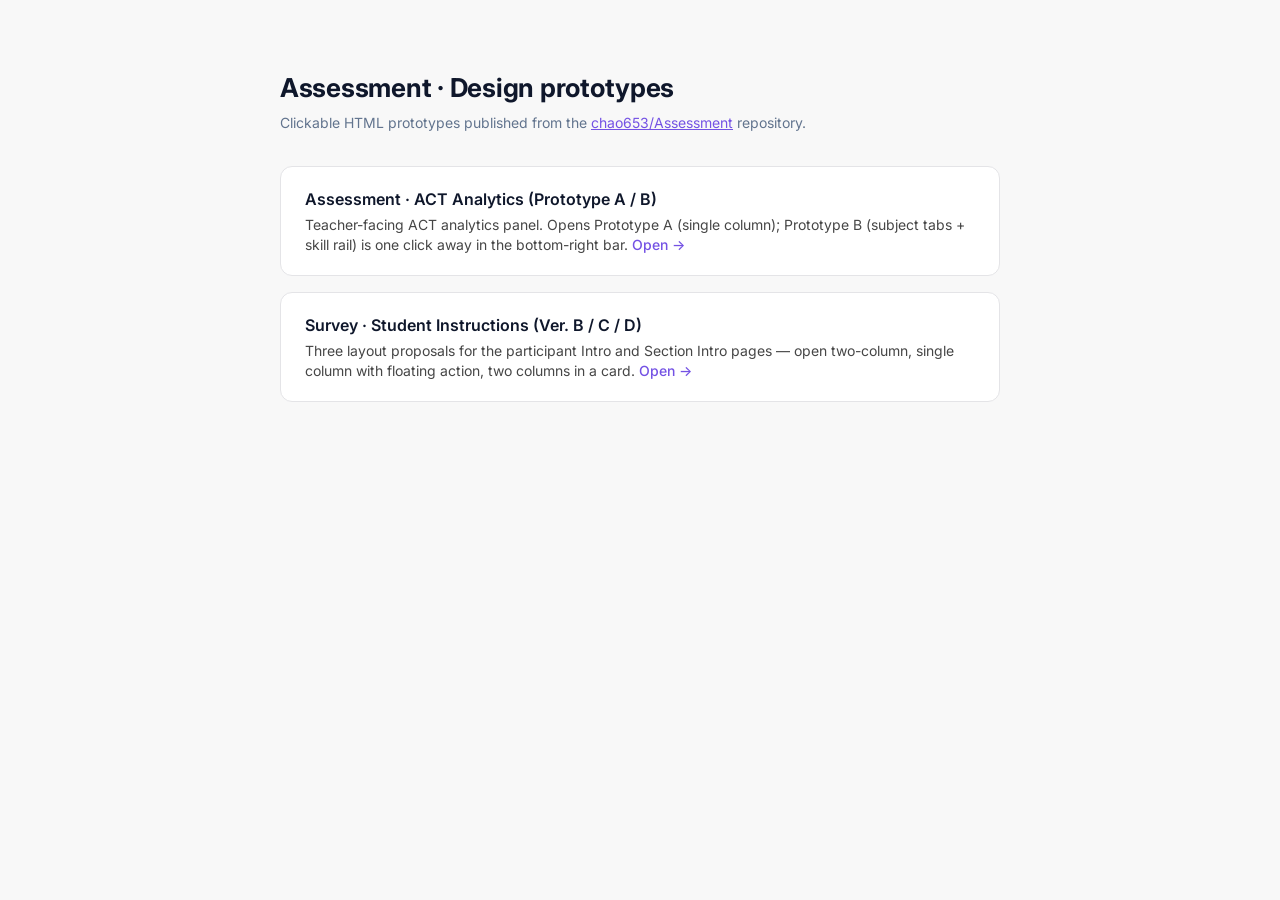
<file: index.html>
<!DOCTYPE html>
<html lang="en">
<head>
  <meta charset="utf-8">
  <meta name="viewport" content="width=device-width, initial-scale=1">
  <title>Assessment · Design prototypes</title>
  <link href="https://fonts.googleapis.com/css2?family=Inter:wght@400;500;600;700&display=swap" rel="stylesheet">
  <style>
    body { margin: 0; font-family: 'Inter', system-ui, sans-serif; background: #f8f8f8; color: #0a0a0a; -webkit-font-smoothing: antialiased; }
    main { max-width: 720px; margin: 0 auto; padding: 72px 24px 96px; }
    h1 { margin: 0 0 8px; font-size: 26px; line-height: 32px; font-weight: 700; letter-spacing: -0.26px; color: #0f172b; }
    .lead { margin: 0 0 32px; font-size: 14px; line-height: 22px; color: #62748e; }
    a.item { display: block; margin-bottom: 16px; padding: 20px 24px; background: #fff; border: 1px solid #e4e4e7; border-radius: 12px; text-decoration: none; color: inherit; }
    a.item:hover { border-color: #7452e4; }
    .item h2 { margin: 0 0 4px; font-size: 16px; line-height: 24px; font-weight: 600; color: #0f172b; }
    .item p { margin: 0; font-size: 14px; line-height: 20px; color: #464646; }
    .item span { color: #7452e4; font-weight: 500; }
  </style>
</head>
<body>
  <main>
    <h1>Assessment · Design prototypes</h1>
    <p class="lead">Clickable HTML prototypes published from the <a href="https://github.com/chao653/Assessment" style="color:#7452e4">chao653/Assessment</a> repository.</p>
    <a class="item" href="act-analytics/">
      <h2>Assessment · ACT Analytics (Prototype A / B)</h2>
      <p>Teacher-facing ACT analytics panel. Opens Prototype A (single column); Prototype B (subject tabs + skill rail) is one click away in the bottom-right bar. <span>Open →</span></p>
    </a>
    <a class="item" href="survey-instructions/">
      <h2>Survey · Student Instructions (Ver. B / C / D)</h2>
      <p>Three layout proposals for the participant Intro and Section Intro pages — open two-column, single column with floating action, two columns in a card. <span>Open →</span></p>
    </a>
  </main>
</body>
</html>
</file>
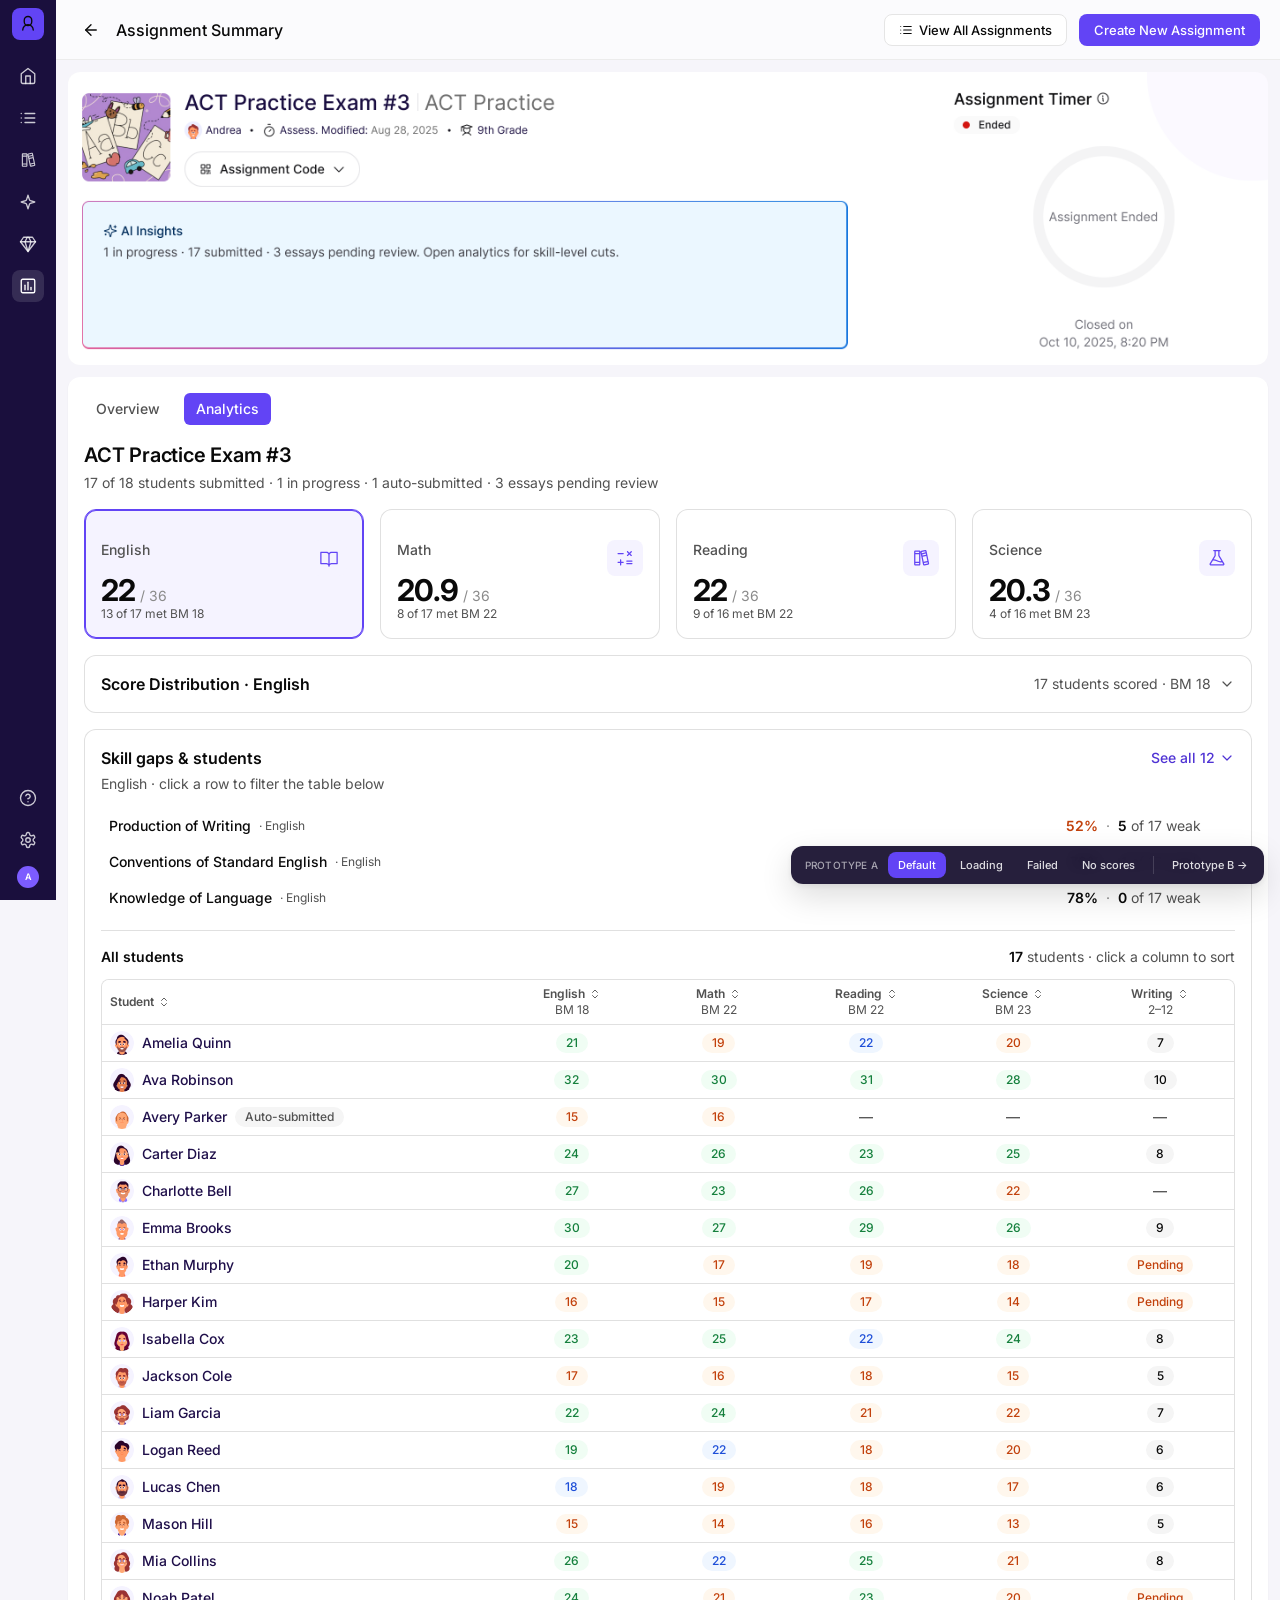
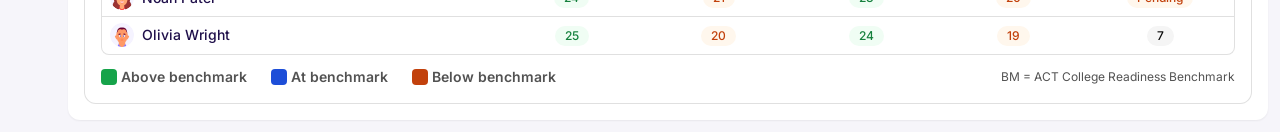
<file: act-analytics/index.html>
<!DOCTYPE html>
<html lang="en">
<head>
<meta charset="utf-8">
<meta name="viewport" content="width=device-width, initial-scale=1">
<title>ACT Analytics · Prototype A — Single column</title>
<link rel="preconnect" href="https://fonts.googleapis.com">
<link rel="preconnect" href="https://fonts.gstatic.com" crossorigin>
<link href="https://fonts.googleapis.com/css2?family=Inter:wght@400;500;600;700&display=swap" rel="stylesheet">
<link rel="stylesheet" href="shared.css">
<style>
  /* Prototype A — single column: score row → distribution → skill gaps & students */
  .score-row { display: grid; grid-template-columns: repeat(4, 1fr); gap: 16px; }
  .score-card {
    position: relative; height: 130px; padding: 16px; border: 1px solid var(--border); border-radius: var(--r-lg);
    background: var(--surface); cursor: pointer; text-align: left; font-family: inherit; color: inherit;
    transition: border-color 120ms ease, background 120ms ease, box-shadow 120ms ease;
  }
  .score-card:hover { border-color: var(--border-strong); box-shadow: var(--shadow-sm); }
  .score-card.selected { background: var(--brand-subtle); border-color: var(--brand); box-shadow: inset 0 0 0 1px var(--brand); }
  .score-card .sc-top { display: flex; justify-content: space-between; align-items: flex-start; }
  .score-card .sc-label { font-size: var(--t-sm); font-weight: 500; line-height: var(--lh-sm); color: var(--text-secondary); }
  .score-card .sc-value { display: flex; align-items: baseline; gap: 4px; margin-top: 12px; }
  .score-card .sc-value b { font-size: 30px; font-weight: 700; line-height: 36px; letter-spacing: -0.02em; }
  .score-card .sc-value span { font-size: var(--t-sm); color: var(--text-tertiary); }
  .score-card .sc-foot { position: absolute; left: 16px; bottom: 16px; font-size: var(--t-xxs); line-height: var(--lh-xxs); color: var(--text-secondary); }

  .dist-card { margin-top: 16px; }
  .dist-header { display: flex; align-items: center; justify-content: space-between; height: 56px; padding: 0 16px; cursor: pointer; user-select: none; }
  .dist-header:hover { background: var(--surface-hover); border-radius: var(--r-lg); }
  .dist-meta { display: inline-flex; align-items: center; gap: 8px; color: var(--text-secondary); }
  .dist-meta .chev { color: var(--text-secondary); display: inline-flex; transition: transform 160ms ease; }
  .dist-card.open .dist-meta .chev { transform: rotate(180deg); }
  .dist-body { display: none; padding: 0 16px 16px; }
  .dist-card.open .dist-body { display: block; }
  .dist-summary { display: flex; align-items: center; gap: 6px; flex-wrap: wrap; color: var(--text-secondary); margin: 0 0 8px; }
  .dist-summary b { color: var(--text-primary); font-weight: 600; }
  .dist-legend { margin-bottom: 20px; }

  .skills-card { margin-top: 16px; padding: 16px; }
  .skills-header { display: flex; align-items: flex-start; justify-content: space-between; margin-bottom: 16px; }
  .skills-header .link-btn { margin-top: 2px; }
  .skill-list { display: flex; flex-direction: column; gap: 4px; }
  .skill-group { font-size: 11px; font-weight: 600; letter-spacing: 0.06em; text-transform: uppercase; color: var(--text-tertiary); padding: 8px 8px 2px; }
  .skill-row {
    display: flex; align-items: center; height: 32px; padding: 0 8px; border-radius: var(--r-sm); cursor: pointer;
    transition: background 100ms ease;
  }
  .skill-row:hover { background: var(--surface-hover); }
  .skill-row.selected { background: var(--brand-subtle); }
  .skill-row .skill-name { flex: 1; display: flex; align-items: center; gap: 8px; min-width: 0; }
  .skill-row .skill-name .name { font-size: var(--t-sm); font-weight: 500; line-height: var(--lh-sm); white-space: nowrap; overflow: hidden; text-overflow: ellipsis; }
  .skill-row.selected .skill-name .name { color: var(--text-brand); }
  .skill-row .skill-subj { font-size: var(--t-xxs); line-height: var(--lh-xxs); color: var(--text-secondary); white-space: nowrap; }
  .skill-row .skill-stat { display: inline-flex; align-items: center; gap: 4px; font-size: var(--t-sm); line-height: var(--lh-sm); color: var(--text-secondary); width: 170px; justify-content: flex-end; white-space: nowrap; }
  .skill-row .skill-stat .pct { font-weight: 600; color: var(--text-primary); }
  .skill-row .skill-stat .pct.warn { color: var(--warning); }
  .skill-row .skill-stat b { color: var(--text-primary); font-weight: 600; }
  .skill-row .marker { width: 16px; height: 16px; margin-left: 10px; color: var(--brand); display: inline-flex; align-items: center; justify-content: center; }

  .divider { height: 1px; background: var(--border); margin: 16px 0; }
  .chip-row { margin: -4px 0 12px; }
  .table-head { display: flex; align-items: center; justify-content: space-between; margin-bottom: 12px; }
  .table-head .muted b { color: var(--text-primary); font-weight: 600; }
  .table-legend { margin-top: 12px; }
  .table-empty { border: 1px solid var(--border); border-radius: var(--r-md); }

  /* loading / error */
  .skel-row { display: grid; grid-template-columns: repeat(4, 1fr); gap: 16px; }
  .skel-card { height: 130px; border: 1px solid var(--border); border-radius: var(--r-md); padding: 16px; }
  .skel-card .skel { margin-bottom: 10px; }
  .skel-block { margin-top: 16px; border: 1px solid var(--border); border-radius: var(--r-md); padding: 16px; }
  .skel-line { height: 12px; }
  .state-card { margin-top: 0; min-height: 320px; display: flex; align-items: center; justify-content: center; }
</style>
</head>
<body>
<script src="shared.js"></script>
<script>
(function () {
  const A = window.ACT;
  const I = A.ICONS;
  const root = A.renderChrome();
  const subtitle = document.getElementById("panel-subtitle");

  const STATES = [
    { id: "default", label: "Default" },
    { id: "loading", label: "Loading" },
    { id: "failed", label: "Failed" },
    { id: "empty", label: "No scores" },
  ];
  // Deep-link params (optional): ?subject=science&dist=1&skill=sci-iod&all=1
  const q = new URLSearchParams(location.search);
  const state = {
    mode: A.stateFromHash(STATES, "default"),
    subject: A.subject(q.get("subject")) ? q.get("subject") : "english",
    distOpen: q.get("dist") === "1",
    seeAll: q.get("all") === "1",
    skillId: A.skill(q.get("skill")) ? q.get("skill") : null,
    sort: { col: null, dir: "asc" },
  };
  if (state.skillId) state.subject = A.skill(state.skillId).subject;

  function setMode(mode) {
    state.mode = mode;
    if (mode === "default") { state.subject = "english"; state.distOpen = false; state.seeAll = false; state.skillId = null; state.sort = { col: null, dir: "asc" }; }
    history.replaceState(null, "", mode === "default" ? location.pathname : "#" + mode);
    render();
  }

  A.renderProtoBar({
    label: "Prototype A",
    states: STATES,
    current: state.mode,
    links: [{ href: "v2-vertical-tabs.html", label: "Prototype B →" }],
    onChange: setMode,
  });

  // ---------- Renderers ----------
  function scoreRow() {
    return '<div class="score-row">' + A.SUBJECTS.map((s) => {
      const st = A.subjectStats(s.key);
      return '<button class="score-card' + (state.subject === s.key ? " selected" : "") + '" data-subject="' + s.key + '">' +
        '<div class="sc-top"><div><div class="sc-label">' + s.name + '</div><div class="sc-value"><b>' + st.avgText + "</b><span>/ 36</span></div></div>" +
        '<div class="subject-tile">' + I[s.icon](20) + "</div></div>" +
        '<div class="sc-foot">' + st.met + " of " + st.n + " met BM " + s.bm + "</div></button>";
    }).join("") + "</div>";
  }

  function distributionCard() {
    const st = A.subjectStats(state.subject);
    return '<div class="card dist-card' + (state.distOpen ? " open" : "") + '">' +
      '<div class="dist-header" id="dist-toggle"><div class="h-base">Score Distribution · ' + st.name + "</div>" +
      '<div class="dist-meta"><span>' + st.n + " students scored · BM " + st.bm + '</span><span class="chev">' + I.chevronDown(16) + "</span></div></div>" +
      '<div class="dist-body">' +
      `<div class="dist-summary"><span><b>${st.met}</b> at or above BM</span><span class="dot-sep">·</span><span><b>${st.below}</b> below</span><span class="dot-sep">·</span><span><b>${st.near}</b> of those within 3 pts</span><span class="dot-sep">·</span><span>Avg <b>${st.avgText}</b> vs BM <b class="brand-text">${st.bm}</b></span></div>` +
      '<div class="legend dist-legend"><span class="legend-item"><span class="swatch above"></span>Above BM</span><span class="legend-item"><span class="swatch bm"></span>Includes BM</span><span class="legend-item"><span class="swatch gray"></span>Below BM</span></div>' +
      '<div id="histogram"></div></div></div>';
  }

  function skillRow(sk) {
    const st = A.subjectStats(sk.subject);
    const sel = state.skillId === sk.id;
    return '<div class="skill-row' + (sel ? " selected" : "") + '" data-skill="' + sk.id + '" role="button" tabindex="0">' +
      '<div class="skill-name"><span class="name">' + sk.name + '</span><span class="skill-subj">· ' + st.name + "</span></div>" +
      '<div class="skill-stat"><span class="pct' + (sk.accuracy < 70 ? " warn" : "") + '">' + sk.accuracy + '%</span><span class="dot-sep">·</span><span><b>' + sk.weak.length + "</b> of " + st.n + " weak</span></div>" +
      '<div class="marker">' + (sel ? I.check(16) : "") + "</div></div>";
  }

  function skillsCard() {
    const st = A.subjectStats(state.subject);
    const sel = state.skillId ? A.skill(state.skillId) : null;
    let list;
    if (state.seeAll) {
      list = A.SUBJECTS.map((s) => '<div class="skill-group">' + s.name + "</div>" + A.SKILLS.filter((k) => k.subject === s.key).map(skillRow).join("")).join("");
    } else {
      list = A.SKILLS.filter((k) => k.subject === state.subject).map(skillRow).join("");
    }
    let tableHead, chip = "";
    if (sel) {
      const sst = A.subjectStats(sel.subject);
      chip = '<div class="chip-row"><span class="chip">' + sel.name + " · " + sst.name + " · <b>" + sel.weak.length + "</b> of " + sst.n + " students with " + A.withArticle(sst.name) + ' score<button class="chip-x" id="clear-skill" aria-label="Clear filter">' + I.x(12) + "</button></span></div>";
      tableHead = '<div class="table-head"><span class="h-sm">Students in this gap</span><span class="muted">click a column to sort</span></div>';
    } else {
      tableHead = '<div class="table-head"><span class="h-sm">All students</span><span class="muted"><b>' + A.STUDENTS.length + "</b> students · click a column to sort</span></div>";
    }
    return '<div class="card skills-card">' +
      '<div class="skills-header"><div><div class="h-base">Skill gaps &amp; students</div><div class="muted" style="margin-top:4px">' + st.name + " · click a row to filter the table below</div></div>" +
      '<button class="link-btn" id="see-all">' + (state.seeAll ? "Show less " + I.chevronUp(16) : "See all " + A.TOTAL_SKILLS + " " + I.chevronDown(16)) + "</button></div>" +
      '<div class="skill-list">' + list + "</div>" +
      '<div class="divider"></div>' + chip + tableHead +
      '<div id="table"></div><div id="legend" class="table-legend"></div></div>';
  }

  function renderDefault() {
    subtitle.textContent = A.SUMMARY;
    root.innerHTML = scoreRow() + distributionCard() + skillsCard();

    root.querySelectorAll(".score-card").forEach((b) => b.addEventListener("click", () => {
      const key = b.dataset.subject;
      if (state.subject === key) { state.distOpen = !state.distOpen; }
      else { state.subject = key; state.distOpen = true; state.skillId = null; }
      render();
    }));
    root.querySelector("#dist-toggle").addEventListener("click", () => { state.distOpen = !state.distOpen; render(); });
    if (state.distOpen) A.renderHistogram(root.querySelector("#histogram"), { subject: state.subject, showRange: true, maxBar: 92 });

    root.querySelector("#see-all").addEventListener("click", () => { state.seeAll = !state.seeAll; render(); });
    root.querySelectorAll(".skill-row").forEach((row) => {
      const act = () => {
        const id = row.dataset.skill;
        if (state.skillId === id) state.skillId = null;
        else { state.skillId = id; state.subject = A.skill(id).subject; }
        render();
      };
      row.addEventListener("click", act);
      row.addEventListener("keydown", (e) => { if (e.key === "Enter" || e.key === " ") { e.preventDefault(); act(); } });
    });
    const clear = root.querySelector("#clear-skill");
    if (clear) clear.addEventListener("click", (e) => { e.stopPropagation(); state.skillId = null; render(); });

    const tableEl = root.querySelector("#table");
    const legendEl = root.querySelector("#legend");
    const sel = state.skillId ? A.skill(state.skillId) : null;
    if (sel && sel.weak.length === 0) {
      const sst = A.subjectStats(sel.subject);
      tableEl.innerHTML = '<div class="table-empty">' + A.emptyState({ mascot: "cheering", compact: true, title: "No students below the line", desc: "Everyone with " + A.withArticle(sst.name) + " score is at or above 70% on " + sel.name + "." }) + "</div>";
      legendEl.innerHTML = "";
      return;
    }
    const students = sel ? sel.weak.map(A.student) : A.STUDENTS;
    A.renderStudentTable(tableEl, {
      students,
      sort: state.sort,
      onSort: (s) => { state.sort = s; render(); },
    });
    A.renderLegend(legendEl);
  }

  function renderLoading() {
    subtitle.textContent = A.SUMMARY;
    const card = () => '<div class="skel-card"><div class="skel" style="width:56px;height:12px"></div><div class="skel" style="width:88px;height:28px"></div><div class="skel" style="width:120px;height:10px;margin-top:22px"></div></div>';
    root.innerHTML = '<div class="skel-row">' + card() + card() + card() + card() + "</div>" +
      '<div class="skel-block" style="display:flex;justify-content:space-between;align-items:center;height:58px;padding:0 16px"><div class="skel" style="width:180px;height:12px"></div><div class="skel" style="width:140px;height:12px"></div></div>' +
      '<div class="skel-block"><div class="skel" style="width:160px;height:14px"></div><div class="skel skel-line" style="width:260px;margin-top:8px;height:10px"></div>' +
      '<div style="margin-top:20px;display:flex;flex-direction:column;gap:12px">' + '<div class="skel skel-line" style="width:100%"></div>'.repeat(3) + "</div>" +
      '<div class="divider"></div><div class="skel" style="height:44px;border-radius:8px 8px 0 0"></div>' +
      '<div style="display:flex;flex-direction:column;gap:8px;margin-top:8px">' + '<div class="skel" style="height:29px"></div>'.repeat(8) + "</div></div>";
  }

  function renderFailed() {
    subtitle.textContent = A.SUMMARY;
    root.innerHTML = '<div class="card state-card">' + A.emptyState({ mascot: "uhoh", title: "Couldn't load analytics", desc: "Something went wrong while loading scores. Check your connection and try again.", action: { id: "retry", label: "Retry", icon: "refresh" } }) + "</div>";
    root.querySelector('[data-action="retry"]').addEventListener("click", () => { setMode("loading"); setTimeout(() => setMode("default"), 900); });
  }

  function renderEmpty() {
    subtitle.textContent = A.SUMMARY_EMPTY;
    root.innerHTML = '<div class="card state-card">' + A.emptyState({ mascot: "thankful", title: "No scores yet", desc: "Analytics appears once students submit and scoring completes." }) + "</div>";
  }

  function render() {
    if (state.mode === "loading") return renderLoading();
    if (state.mode === "failed") return renderFailed();
    if (state.mode === "empty") return renderEmpty();
    renderDefault();
  }
  render();
})();
</script>
</body>
</html>
</file>
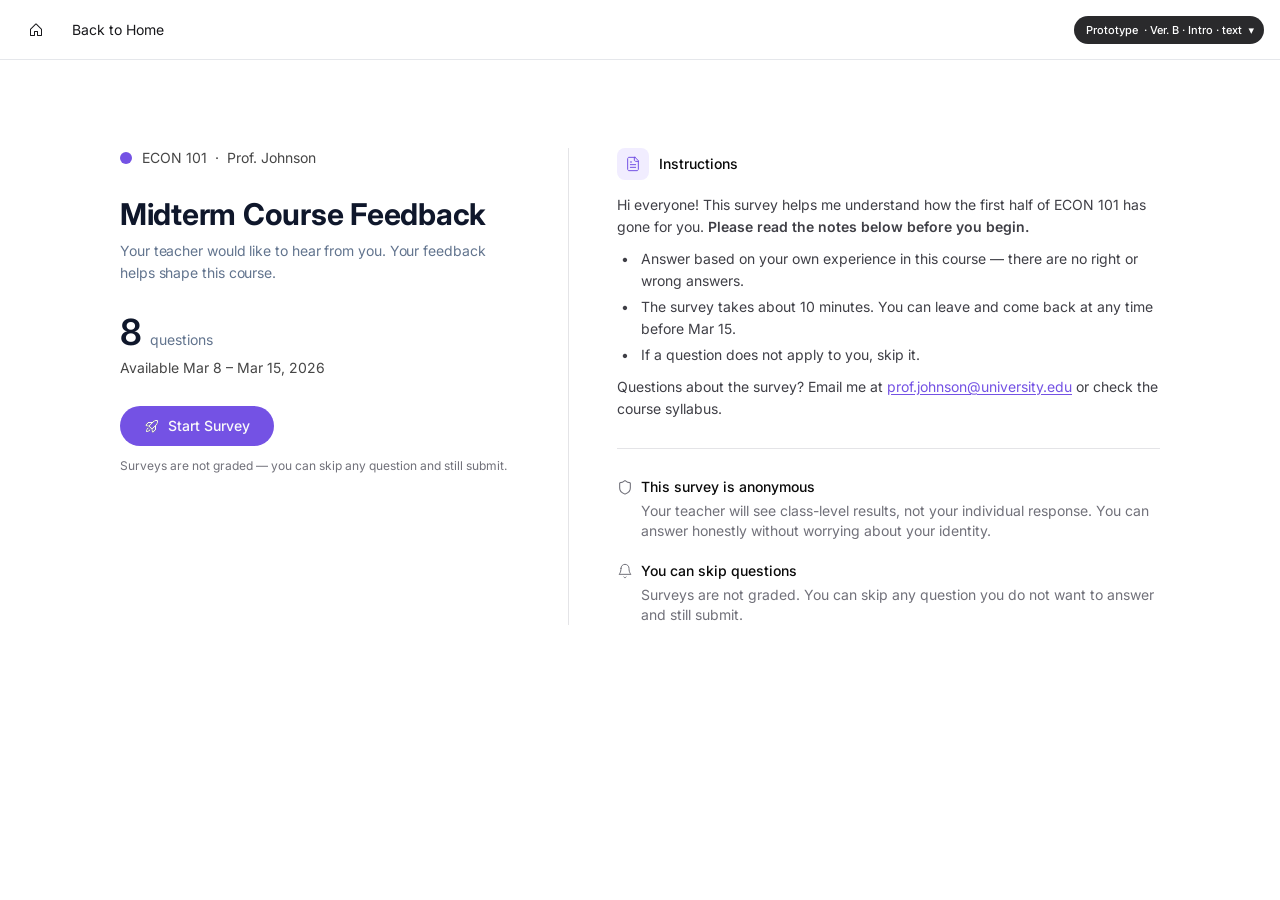
<file: survey-instructions/index.html>
<!DOCTYPE html>
<html lang="en">
<head>
  <meta charset="utf-8">
  <meta name="viewport" content="width=device-width, initial-scale=1">
  <title>Survey Intro · Ver. B (open layout)</title>
  <link rel="preconnect" href="https://fonts.googleapis.com">
  <link rel="preconnect" href="https://fonts.gstatic.com" crossorigin>
  <link href="https://fonts.googleapis.com/css2?family=Inter:ital,wght@0,400;0,500;0,600;0,700;1,400&display=swap" rel="stylesheet">
  <link rel="stylesheet" href="styles.css">
</head>
<body class="v-b" data-version="b">
  <header class="topnav">
    <a class="nav-home" href="#intro" aria-label="Back to Home"><img class="icon" src="assets/house.svg" width="16" height="16" alt=""></a>
    <a class="nav-label" href="#intro">Back to Home</a>
    <div class="proto-slot" id="proto-slot"></div>
  </header>
  <div id="app"></div>
  <script src="app.js"></script>
</body>
</html>
</file>
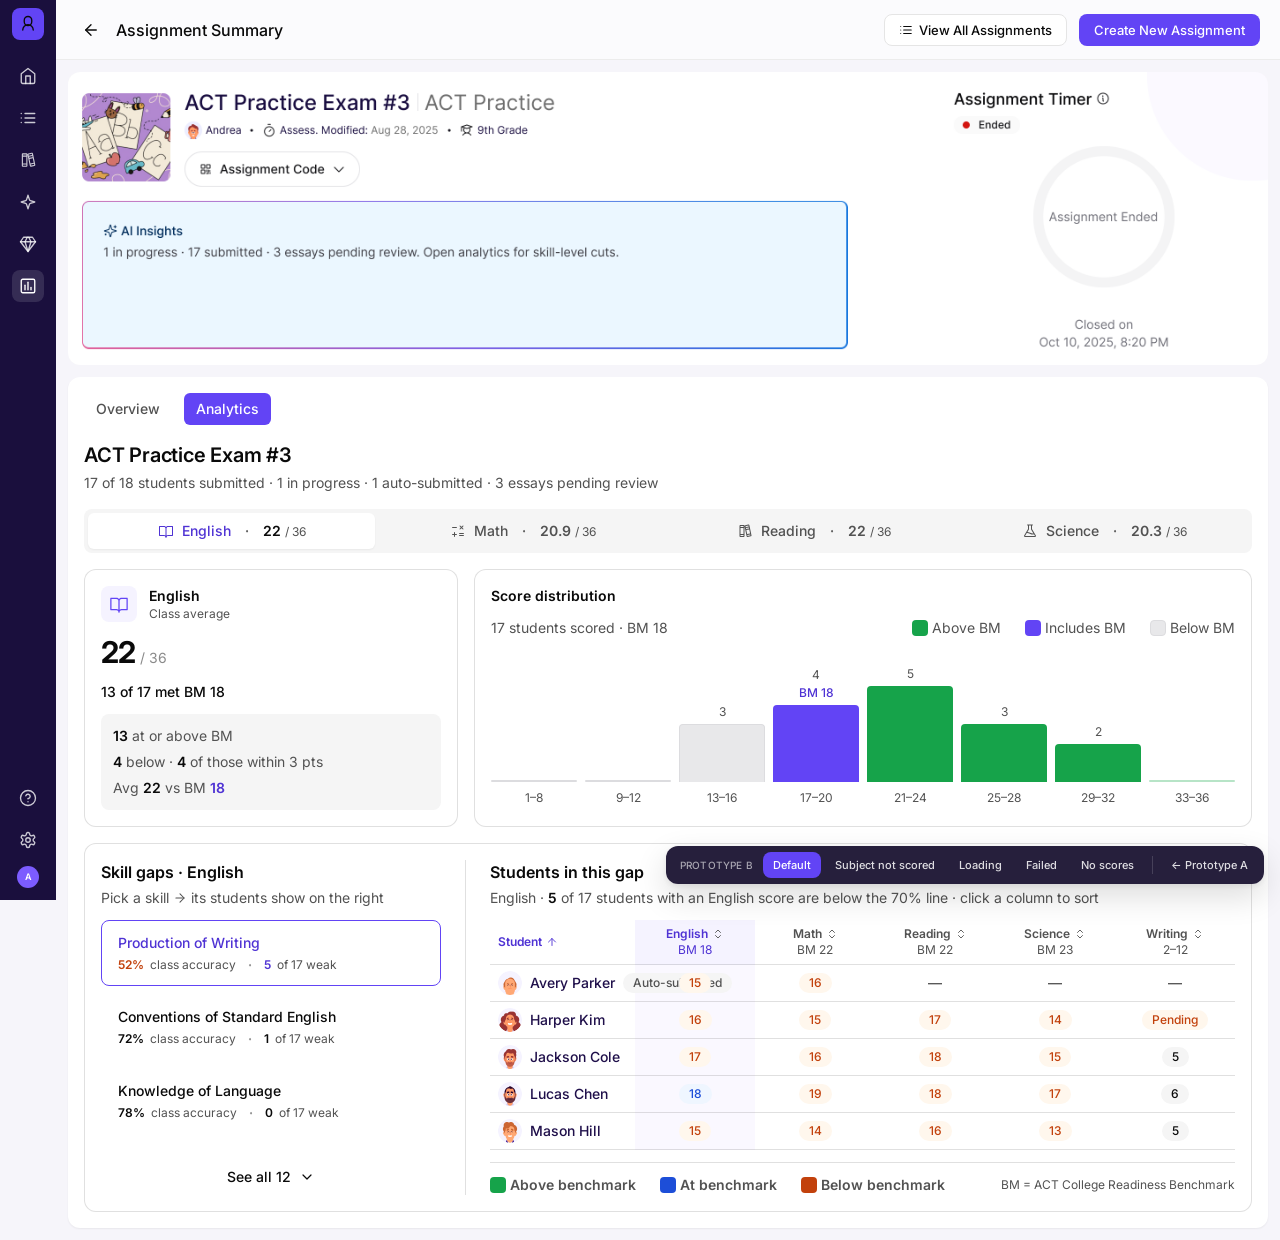
<file: act-analytics/v2-vertical-tabs.html>
<!DOCTYPE html>
<html lang="en">
<head>
<meta charset="utf-8">
<meta name="viewport" content="width=device-width, initial-scale=1">
<title>ACT Analytics · Prototype B — Subject tabs + skill rail</title>
<link rel="preconnect" href="https://fonts.googleapis.com">
<link rel="preconnect" href="https://fonts.gstatic.com" crossorigin>
<link href="https://fonts.googleapis.com/css2?family=Inter:wght@400;500;600;700&display=swap" rel="stylesheet">
<link rel="stylesheet" href="shared.css">
<style>
  /* Prototype B — segmented subject tabs → hero (class average + distribution) → one card: skill rail (master) | students (detail) */
  /* Subject Tabs (Figma 11102:46733): #f5f5f5 track, p4 gap4 r8 · tabs px12 py8 gap8 r6 · selected = white + shadow/sm */
  .seg { display: flex; gap: 4px; padding: 4px; background: var(--surface-subtle); border-radius: var(--r-md); }
  .seg-item {
    flex: 1 0 0; min-width: 0; padding: 8px 12px; border: 0; border-radius: 6px; background: transparent; cursor: pointer;
    display: inline-flex; align-items: center; justify-content: center; gap: 8px; font-family: inherit;
    font-size: var(--t-sm); line-height: var(--lh-sm); color: var(--text-secondary); white-space: nowrap;
    transition: background 120ms ease, color 120ms ease;
  }
  .seg-item:hover:not(.selected) { background: rgba(255, 255, 255, 0.6); }
  .seg-item .ic { display: inline-flex; color: var(--text-secondary); }
  .seg-item .nm { font-weight: 500; color: var(--text-secondary); }
  .seg-item .dot { display: inline-flex; color: var(--text-secondary); }
  .seg-item .score { display: inline-flex; align-items: baseline; gap: 4px; color: var(--text-secondary); }
  .seg-item .score .sc { font-weight: 600; font-size: var(--t-sm); line-height: var(--lh-sm); }
  .seg-item .score .sc.none { font-weight: 400; color: var(--text-tertiary); }
  .seg-item .score .of { font-size: var(--t-xxs); line-height: var(--lh-xxs); font-weight: 400; color: var(--text-secondary); }
  .seg-item.selected { background: var(--surface); box-shadow: 0 1px 2px rgba(0, 0, 0, 0.05); }
  .seg-item.selected .nm, .seg-item.selected .ic { color: var(--text-brand); }
  .seg-item.selected .score .sc { color: var(--text-primary); }

  /* hero: 374px subject card + distribution card */
  .hero { display: grid; grid-template-columns: 374px minmax(0, 1fr); gap: 16px; margin-top: 16px; }
  .hero-left { padding: 16px; display: flex; flex-direction: column; gap: 12px; }
  .hero-left .hl-top { display: flex; align-items: center; gap: 12px; }
  .hero-left .hl-top .nm { font-size: var(--t-sm); font-weight: 600; line-height: var(--lh-sm); }
  .hero-left .hl-top .sub { font-size: var(--t-xxs); line-height: var(--lh-xxs); color: var(--text-secondary); }
  .hero-left .hl-value { display: flex; align-items: baseline; gap: 4px; }
  .hero-left .hl-value b { font-size: 30px; font-weight: 700; line-height: 36px; letter-spacing: -0.02em; }
  .hero-left .hl-value b.none { color: var(--text-tertiary); font-weight: 400; }
  .hero-left .hl-value span { font-size: var(--t-sm); color: var(--text-tertiary); }
  .hero-left .hl-met { font-size: var(--t-sm); font-weight: 500; line-height: var(--lh-sm); }
  .hero-left .hl-stats { background: var(--surface-subtle); border-radius: var(--r-md); padding: 12px; display: flex; flex-direction: column; gap: 6px; color: var(--text-secondary); font-size: var(--t-sm); line-height: var(--lh-sm); }
  .hero-left .hl-stats b { color: var(--text-primary); font-weight: 600; }
  .hero-left .hl-stats b.brand-text { color: var(--text-brand); }

  .hero-right { padding: 16px; }
  .hero-right .hr-title { font-size: var(--t-sm); font-weight: 600; line-height: var(--lh-sm); }
  .hero-right .hr-meta { display: flex; align-items: center; justify-content: space-between; margin: 12px 0 12px; }

  /* skill gaps & students — one card */
  .gaps { margin-top: 16px; padding: 16px; display: flex; gap: 24px; align-items: stretch; }
  .rail { width: 340px; flex: 0 0 340px; display: flex; flex-direction: column; gap: 4px; }
  .rail-header { padding-bottom: 8px; display: flex; flex-direction: column; gap: 4px; }
  .rail-header .rail-sub { font-size: var(--t-sm); line-height: var(--lh-sm); color: var(--text-secondary); display: inline-flex; align-items: center; gap: 4px; }
  .skill-tabs { display: flex; flex-direction: column; gap: 8px; }
  .skill-group { font-size: 11px; font-weight: 600; letter-spacing: 0.06em; text-transform: uppercase; color: var(--text-tertiary); padding: 8px 16px 0; }
  .skill-tab {
    text-align: left; width: 100%; padding: 12px 16px; border-radius: var(--r-md); border: 1px solid transparent; background: transparent;
    cursor: pointer; font-family: inherit; color: inherit; display: flex; flex-direction: column; gap: 4px;
    transition: border-color 120ms ease, background 120ms ease;
  }
  .skill-tab:hover { background: var(--surface-hover); }
  .skill-tab.selected { border-color: var(--brand); background: var(--surface); }
  .skill-tab .st-name { font-size: var(--t-sm); font-weight: 500; line-height: var(--lh-sm); }
  .skill-tab.selected .st-name { color: var(--text-brand); }
  .skill-tab .st-meta { font-size: var(--t-xxs); line-height: var(--lh-xxs); color: var(--text-secondary); display: flex; align-items: baseline; gap: 6px; flex-wrap: wrap; }
  .skill-tab .st-meta b { font-weight: 600; color: var(--text-primary); }
  .skill-tab .st-meta b.warn { color: var(--warning); }
  .skill-tab.selected .st-meta b.count { color: var(--text-brand); }
  .skill-tab .st-meta .dot { display: inline-flex; color: var(--text-tertiary); align-self: center; }
  .skill-tab.disabled { cursor: default; opacity: 0.6; }
  .rail-foot { margin-top: auto; padding: 8px 16px 0; display: flex; justify-content: center; }
  .see-all-btn {
    display: inline-flex; align-items: center; gap: 8px; height: 36px; padding: 8px 12px; border-radius: var(--r-full); border: 0;
    background: transparent; color: var(--text-primary); font-size: var(--t-sm); font-weight: 500; line-height: var(--lh-sm); cursor: pointer; font-family: inherit;
  }
  .see-all-btn:hover { background: var(--surface-subtle); }
  .gaps-sep { width: 1px; flex: 0 0 1px; background: var(--border); align-self: stretch; }
  .pane { flex: 1; min-width: 0; display: flex; flex-direction: column; gap: 12px; }
  .pane-header { display: flex; flex-direction: column; gap: 4px; }
  .pane-header .pane-sub { font-size: var(--t-sm); line-height: var(--lh-sm); color: var(--text-secondary); }
  .pane-header .pane-sub b { color: var(--text-primary); font-weight: 600; }
  .pane-legend { border-top: 1px solid var(--border); padding-top: 12px; margin-top: auto; }
  .pane-empty { min-height: 300px; display: flex; align-items: center; justify-content: center; }

  /* loading / error */
  .skel-seg { height: 44px; }
  .skel-card { border: 1px solid var(--border); border-radius: var(--r-lg); padding: 16px; }
  .state-card { min-height: 320px; display: flex; align-items: center; justify-content: center; }
</style>
</head>
<body>
<script src="shared.js"></script>
<script>
(function () {
  const A = window.ACT;
  const I = A.ICONS;
  const root = A.renderChrome();
  const subtitle = document.getElementById("panel-subtitle");

  const STATES = [
    { id: "default", label: "Default" },
    { id: "science-empty", label: "Subject not scored" },
    { id: "loading", label: "Loading" },
    { id: "failed", label: "Failed" },
    { id: "empty", label: "No scores" },
  ];
  const q = new URLSearchParams(location.search);
  const firstSkill = (subject) => A.SKILLS.find((k) => k.subject === subject).id;
  const state = {
    mode: A.stateFromHash(STATES, "default"),
    subject: A.subject(q.get("subject")) ? q.get("subject") : "english",
    skillId: undefined,
    seeAll: q.get("all") === "1",
    sort: { col: "student", dir: "asc" },
  };
  if (q.has("skill")) state.skillId = A.skill(q.get("skill")) ? q.get("skill") : null;
  if (state.skillId === undefined) state.skillId = firstSkill(state.subject);
  if (state.skillId) state.subject = A.skill(state.skillId).subject;
  if (state.mode === "science-empty") state.subject = "science";

  // In the "Subject not scored" state, Science has no scores yet
  const students = () => state.mode === "science-empty" ? A.STUDENTS.map((s) => Object.assign({}, s, { science: null })) : A.STUDENTS;

  function setMode(mode) {
    state.mode = mode;
    state.seeAll = false;
    state.sort = { col: "student", dir: "asc" };
    if (mode === "science-empty") { state.subject = "science"; state.skillId = firstSkill("science"); }
    else { state.subject = "english"; state.skillId = firstSkill("english"); }
    history.replaceState(null, "", mode === "default" ? location.pathname : "#" + mode);
    render();
  }

  A.renderProtoBar({
    label: "Prototype B",
    states: STATES,
    current: state.mode,
    links: [{ href: "./", label: "← Prototype A" }],
    onChange: setMode,
  });

  // ---------- Renderers ----------
  function segmented() {
    return '<div class="seg" role="tablist">' + A.SUBJECTS.map((s) => {
      const st = A.subjectStats(s.key, students());
      return '<button class="seg-item' + (state.subject === s.key ? " selected" : "") + '" role="tab" data-subject="' + s.key + '">' +
        '<span class="ic">' + I[s.icon](16) + '</span><span class="nm">' + s.name + '</span><span class="dot">' + I.dot(16) + '</span>' +
        '<span class="score"><span class="sc' + (st.n ? "" : " none") + '">' + st.avgText + '</span><span class="of">/ 36</span></span></button>';
    }).join("") + "</div>";
  }

  function hero() {
    const s = A.subject(state.subject);
    const st = A.subjectStats(s.key, students());
    const scored = st.n > 0;
    const left = '<div class="card hero-left">' +
      '<div class="hl-top"><div class="subject-tile">' + I[s.icon](20) + '</div><div><div class="nm">' + s.name + '</div><div class="sub">Class average</div></div></div>' +
      '<div class="hl-value"><b' + (scored ? "" : ' class="none"') + ">" + st.avgText + "</b><span>/ 36</span></div>" +
      (scored
        ? '<div class="hl-met">' + st.met + " of " + st.n + " met BM " + s.bm + "</div>" +
          `<div class="hl-stats"><span><b>${st.met}</b> at or above BM</span><span><b>${st.below}</b> below · <b>${st.near}</b> of those within 3 pts</span><span>Avg <b>${st.avgText}</b> vs BM <b class="brand-text">${s.bm}</b></span></div>`
        : '<div class="hl-met muted">No ' + s.name + " scores yet</div>" +
          '<div class="hl-stats"><span>Class average and benchmark comparison appear once ' + s.name + " is graded.</span></div>") +
      "</div>";
    const right = '<div class="card hero-right">' +
      '<div class="hr-title">Score distribution</div>' +
      '<div class="hr-meta"><span class="muted">' + (scored ? st.n + " students scored · BM " + s.bm : "BM " + s.bm) + "</span>" +
      (scored ? '<div class="legend compact"><span class="legend-item"><span class="swatch above"></span>Above BM</span><span class="legend-item"><span class="swatch bm"></span>Includes BM</span><span class="legend-item"><span class="swatch gray"></span>Below BM</span></div>' : "") +
      "</div>" +
      (scored ? '<div id="histogram"></div>' : A.emptyState({ mascot: "shy", compact: true, title: "No " + s.name + " scores yet", desc: "The distribution appears once " + s.name + " responses are scored." })) +
      "</div>";
    return '<div class="hero">' + left + right + "</div>";
  }

  function skillTab(sk) {
    const st = A.subjectStats(sk.subject, students());
    const sel = state.skillId === sk.id;
    if (st.n === 0) {
      return '<button class="skill-tab disabled" disabled><div class="st-name">' + sk.name + '</div><div class="st-meta"><span>— class accuracy</span><span class="dot">' + I.dot(16) + '</span><span>— weak</span></div></button>';
    }
    return '<button class="skill-tab' + (sel ? " selected" : "") + '" data-skill="' + sk.id + '" role="tab" aria-selected="' + sel + '">' +
      '<div class="st-name">' + sk.name + "</div>" +
      '<div class="st-meta"><b class="' + (sk.accuracy < 70 ? "warn" : "") + '">' + sk.accuracy + '%</b><span>class accuracy</span><span class="dot">' + I.dot(16) + '</span><b class="count">' + sk.weak.length + "</b><span>of " + st.n + " weak</span></div></button>";
  }

  function rail() {
    const s = A.subject(state.subject);
    let tabs;
    if (state.seeAll) tabs = A.SUBJECTS.map((sub) => '<div class="skill-group">' + sub.name + "</div>" + A.SKILLS.filter((k) => k.subject === sub.key).map(skillTab).join("")).join("");
    else tabs = A.SKILLS.filter((k) => k.subject === s.key).map(skillTab).join("");
    return '<div class="rail"><div class="rail-header"><div class="h-base">Skill gaps · ' + s.name + '</div><div class="rail-sub">Pick a skill ' + I.arrowRight(14) + " its students show on the right</div></div>" +
      '<div class="skill-tabs" role="tablist">' + tabs + "</div>" +
      '<div class="rail-foot"><button class="see-all-btn" id="see-all">' + (state.seeAll ? "Show less " + I.chevronUp(16) : "See all " + A.TOTAL_SKILLS + " " + I.chevronDown(16)) + "</button></div></div>";
  }

  function pane() {
    const s = A.subject(state.subject);
    const st = A.subjectStats(s.key, students());
    const sel = state.skillId ? A.skill(state.skillId) : null;
    let head;
    if (st.n === 0) head = '<div class="pane-header"><div class="h-base">Students in this gap</div><div class="pane-sub">' + s.name + " · no scores yet</div></div>";
    else if (sel) head = '<div class="pane-header"><div class="h-base">Students in this gap</div><div class="pane-sub">' + s.name + " · <b>" + sel.weak.length + "</b> of " + st.n + " students with " + A.withArticle(s.name) + " score are below the 70% line · click a column to sort</div></div>";
    else head = '<div class="pane-header"><div class="h-base">All students</div><div class="pane-sub"><b>' + A.STUDENTS.length + "</b> students · " + s.name + " column highlighted · click a column to sort</div></div>";
    return '<div class="pane">' + head + '<div id="table"></div><div id="legend" class="pane-legend"></div></div>';
  }

  function renderDefault() {
    subtitle.textContent = A.SUMMARY;
    root.innerHTML = segmented() + hero() + '<div class="card gaps">' + rail() + '<div class="gaps-sep"></div>' + pane() + "</div>";

    root.querySelectorAll(".seg-item").forEach((b) => b.addEventListener("click", () => {
      const key = b.dataset.subject;
      if (state.subject === key) return;
      state.subject = key;
      state.skillId = firstSkill(key);
      state.sort = { col: "student", dir: "asc" };
      render();
    }));
    const hist = root.querySelector("#histogram");
    if (hist) A.renderHistogram(hist, { subject: state.subject, students: students(), maxBar: 96 });

    root.querySelector("#see-all").addEventListener("click", () => { state.seeAll = !state.seeAll; render(); });
    root.querySelectorAll(".skill-tab[data-skill]").forEach((b) => b.addEventListener("click", () => {
      const id = b.dataset.skill;
      if (state.skillId === id) state.skillId = null; // deselect → all students
      else { state.skillId = id; state.subject = A.skill(id).subject; }
      render();
    }));

    const tableEl = root.querySelector("#table");
    const legendEl = root.querySelector("#legend");
    const s = A.subject(state.subject);
    const st = A.subjectStats(s.key, students());
    const sel = state.skillId ? A.skill(state.skillId) : null;

    if (st.n === 0) {
      tableEl.innerHTML = '<div class="pane-empty">' + A.emptyState({ mascot: "thankful", compact: true, title: "No students to show yet", desc: "Students appear here once " + s.name + " responses are scored." }) + "</div>";
      legendEl.remove();
      return;
    }
    if (sel && sel.weak.length === 0) {
      tableEl.innerHTML = '<div class="pane-empty">' + A.emptyState({ mascot: "cheering", compact: true, title: "No students below the line", desc: "Everyone with " + A.withArticle(s.name) + " score is at or above 70% on " + sel.name + "." }) + "</div>";
      legendEl.remove();
      return;
    }
    A.renderStudentTable(tableEl, {
      students: sel ? sel.weak.map(A.student) : students(),
      sort: state.sort,
      highlight: s.key,
      flat: true,
      subjectColWidth: 120,
      onSort: (srt) => { state.sort = srt; render(); },
    });
    A.renderLegend(legendEl);
  }

  function renderLoading() {
    subtitle.textContent = A.SUMMARY;
    root.innerHTML = '<div class="skel skel-seg"></div>' +
      '<div class="hero"><div class="skel-card"><div class="skel" style="width:36px;height:36px"></div><div class="skel" style="width:90px;height:32px;margin-top:16px"></div><div class="skel" style="width:140px;height:14px;margin-top:12px"></div><div class="skel" style="height:96px;margin-top:12px"></div></div>' +
      '<div class="skel-card"><div class="skel" style="width:140px;height:14px"></div><div class="skel" style="width:180px;height:12px;margin-top:12px"></div><div style="display:flex;gap:8px;align-items:flex-end;height:120px;margin-top:24px">' +
      [10, 10, 30, 56, 80, 48, 26, 10].map((h) => '<div class="skel" style="flex:1;height:' + h + 'px"></div>').join("") + "</div></div></div>" +
      '<div class="card gaps"><div class="rail"><div class="skel" style="width:150px;height:16px"></div><div class="skel" style="width:240px;height:12px;margin-top:8px"></div>' + '<div class="skel" style="height:70px;margin-top:12px"></div>'.repeat(3) + "</div>" +
      '<div class="gaps-sep"></div><div class="pane"><div class="skel" style="width:160px;height:16px"></div><div class="skel" style="width:420px;height:12px;margin-top:8px"></div><div class="skel" style="height:44px;margin-top:12px"></div>' + '<div class="skel" style="height:29px;margin-top:8px"></div>'.repeat(5) + "</div></div>";
  }

  function renderFailed() {
    subtitle.textContent = A.SUMMARY;
    root.innerHTML = '<div class="card state-card">' + A.emptyState({ mascot: "uhoh", title: "Couldn't load analytics", desc: "Something went wrong while loading scores. Check your connection and try again.", action: { id: "retry", label: "Retry", icon: "refresh" } }) + "</div>";
    root.querySelector('[data-action="retry"]').addEventListener("click", () => { setMode("loading"); setTimeout(() => setMode("default"), 900); });
  }

  function renderEmpty() {
    subtitle.textContent = A.SUMMARY_EMPTY;
    root.innerHTML = '<div class="card state-card">' + A.emptyState({ mascot: "thankful", title: "No scores yet", desc: "Analytics appears once students submit and scoring completes." }) + "</div>";
  }

  function render() {
    if (state.mode === "loading") return renderLoading();
    if (state.mode === "failed") return renderFailed();
    if (state.mode === "empty") return renderEmpty();
    renderDefault();
  }
  render();
})();
</script>
</body>
</html>
</file>
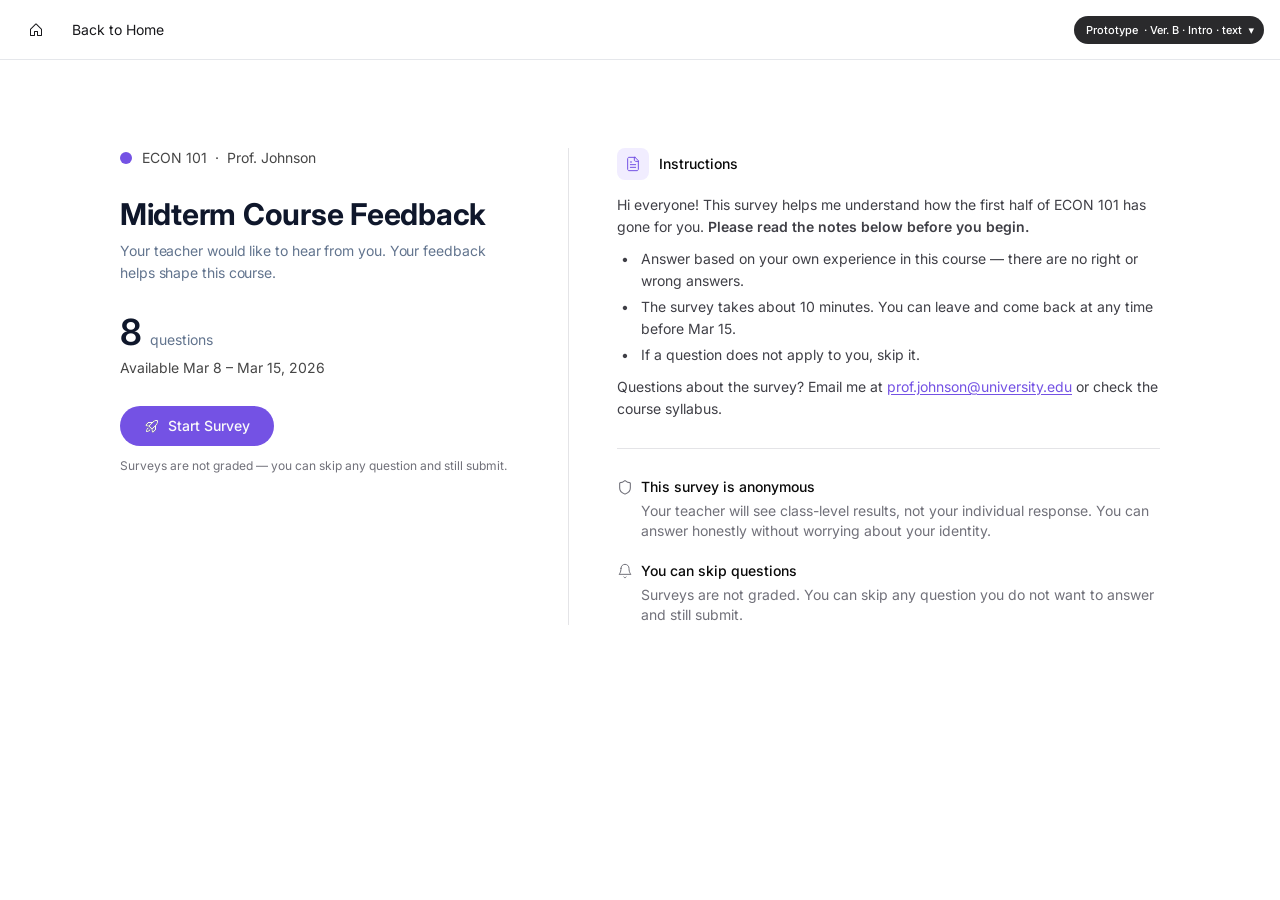
<file: survey-instructions/b.html>
<!DOCTYPE html>
<html lang="en">
<head>
  <meta charset="utf-8">
  <title>Survey Intro · Ver. B (open layout)</title>
  <script>location.replace('index.html' + location.hash);</script>
</head>
<body>
  <a href="index.html">Ver. B has moved to index.html</a>
</body>
</html>
</file>
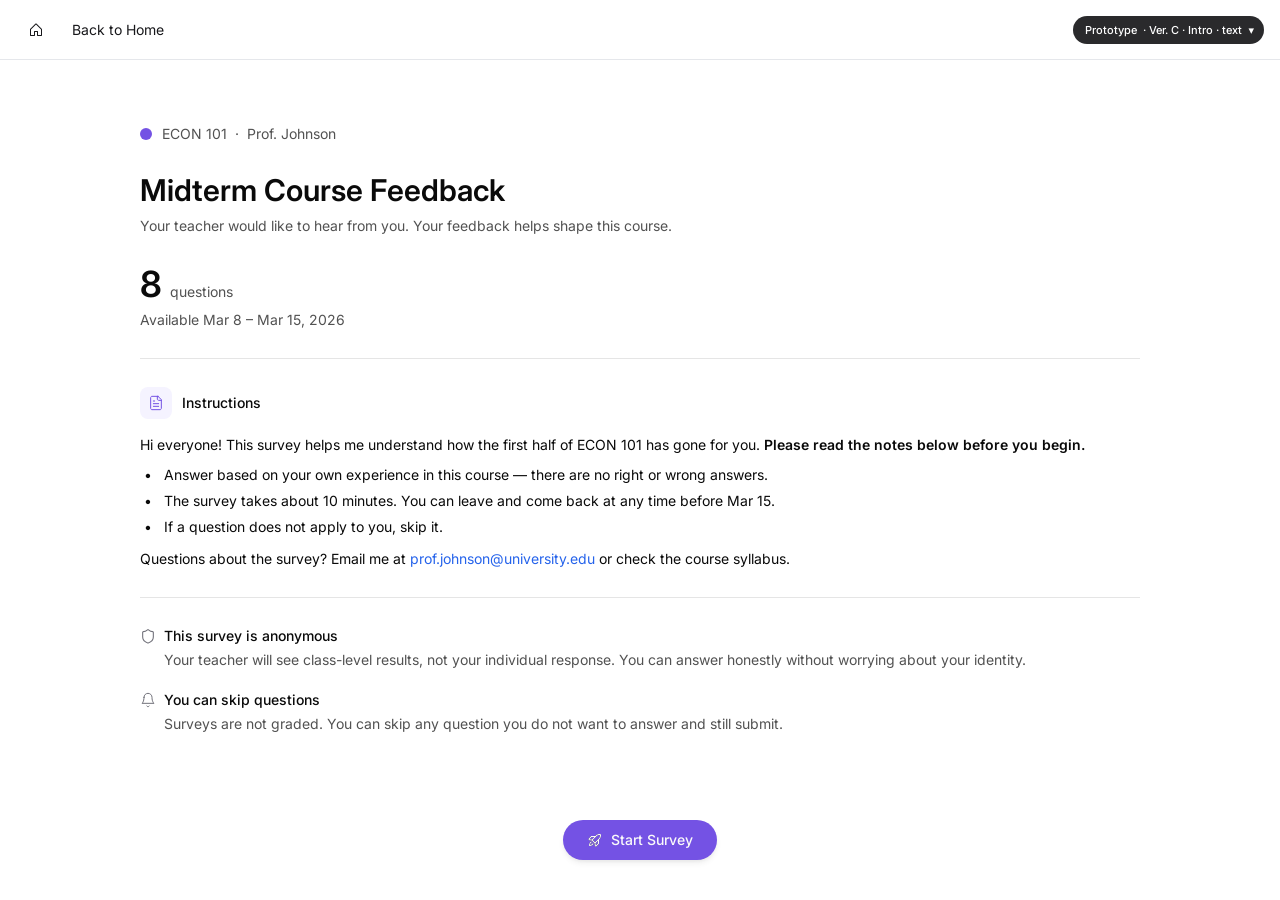
<file: survey-instructions/c.html>
<!DOCTYPE html>
<html lang="en">
<head>
  <meta charset="utf-8">
  <meta name="viewport" content="width=device-width, initial-scale=1">
  <title>Survey Intro · Ver. C (single column)</title>
  <link rel="preconnect" href="https://fonts.googleapis.com">
  <link rel="preconnect" href="https://fonts.gstatic.com" crossorigin>
  <link href="https://fonts.googleapis.com/css2?family=Inter:ital,wght@0,400;0,500;0,600;0,700;1,400&display=swap" rel="stylesheet">
  <link rel="stylesheet" href="styles.css">
</head>
<body class="v-c" data-version="c">
  <header class="topnav">
    <a class="nav-home" href="#intro" aria-label="Back to Home"><img class="icon" src="assets/house.svg" width="16" height="16" alt=""></a>
    <a class="nav-label" href="#intro">Back to Home</a>
    <div class="proto-slot" id="proto-slot"></div>
  </header>
  <div id="app"></div>
  <script src="app.js"></script>
</body>
</html>
</file>
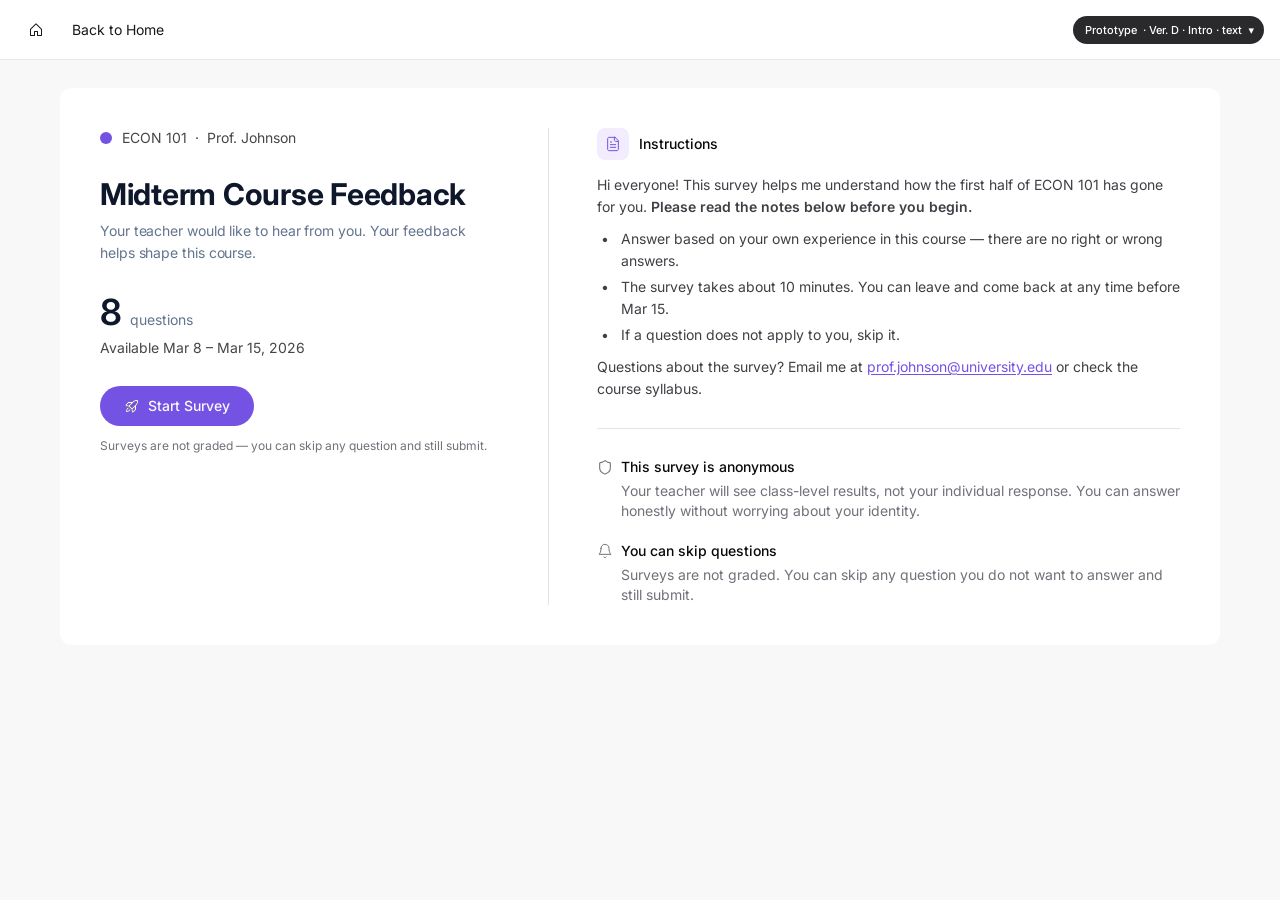
<file: survey-instructions/d.html>
<!DOCTYPE html>
<html lang="en">
<head>
  <meta charset="utf-8">
  <meta name="viewport" content="width=device-width, initial-scale=1">
  <title>Survey Intro · Ver. D (two columns in a card)</title>
  <link rel="preconnect" href="https://fonts.googleapis.com">
  <link rel="preconnect" href="https://fonts.gstatic.com" crossorigin>
  <link href="https://fonts.googleapis.com/css2?family=Inter:ital,wght@0,400;0,500;0,600;0,700;1,400&display=swap" rel="stylesheet">
  <link rel="stylesheet" href="styles.css">
</head>
<body class="v-d" data-version="d">
  <header class="topnav">
    <a class="nav-home" href="#intro" aria-label="Back to Home"><img class="icon" src="assets/house.svg" width="16" height="16" alt=""></a>
    <a class="nav-label" href="#intro">Back to Home</a>
    <div class="proto-slot" id="proto-slot"></div>
  </header>
  <div id="app"></div>
  <script src="app.js"></script>
</body>
</html>
</file>
<file: act-analytics/shared.css>
/* ACT Analytics prototypes — shared styles (Foundations 2.0 token values) */
:root {
  --text-primary: #0a0a0a;
  --text-secondary: #525252;
  --text-tertiary: #8a8a8a;
  --text-brand: #4f33d4;
  --text-name: #1f0f4a;
  --brand: #6244f5;
  --brand-hover: #5538e0;
  --brand-subtle: #f5f3ff;
  --brand-border: #c9bdfb;
  --surface: #ffffff;
  --surface-page: #f6f5fa;
  --surface-subtle: #f5f5f5;
  --surface-hover: #fafafa;
  --border: rgba(0, 0, 0, 0.12);
  --border-solid: #e5e5e5;
  --border-strong: #d4d4d4;
  --separator: #ececec;
  --positive: #16a34a;
  --positive-strong: #15803d;
  --positive-bg: #f0fdf4;
  --info: #1d4ed8;
  --info-bg: #eff6ff;
  --warning: #c2410c;
  --warning-bg: #fff7ed;
  --neutral-badge: #f5f5f5;
  --bar-below: #e8e8ea;
  --bar-below-border: #dcdcdf;
  --tooltip-bg: #0a0a0a;
  --r-sm: 6px;
  --r-md: 8px;
  --r-lg: 12px;
  --r-full: 999px;
  --shadow-sm: 0 1px 2px rgba(10, 10, 10, 0.06);
  --shadow-md: 0 4px 12px rgba(10, 10, 10, 0.08), 0 1px 3px rgba(10, 10, 10, 0.06);
  --shadow-lg: 0 12px 32px rgba(10, 10, 10, 0.14), 0 2px 6px rgba(10, 10, 10, 0.08);
  --font: "Inter", ui-sans-serif, system-ui, -apple-system, "Segoe UI", Roboto, sans-serif;
  /* type scale (Foundations): base 16/24 · sm 14/20 · xxs 12/16 */
  --t-base: 16px; --lh-base: 24px;
  --t-sm: 14px; --lh-sm: 20px;
  --t-xxs: 12px; --lh-xxs: 16px;
}

* { box-sizing: border-box; }
html, body { margin: 0; padding: 0; }
body {
  font-family: var(--font);
  font-size: var(--t-sm);
  line-height: var(--lh-sm);
  color: var(--text-primary);
  background: var(--surface-page);
  -webkit-font-smoothing: antialiased;
  text-rendering: optimizeLegibility;
}
button { font-family: inherit; }
img { display: block; }

/* ---------- App chrome ---------- */
.app { display: flex; min-height: 100vh; }
.global-nav {
  position: sticky; top: 0; height: 100vh; width: 56px; flex: 0 0 56px;
  background: #1a0f3d;
  display: flex; flex-direction: column; align-items: center; padding: 8px 0 12px;
}
.global-nav .logo {
  width: 32px; height: 32px; border-radius: 8px; background: var(--brand);
  display: grid; place-items: center; margin-bottom: 20px;
}
.global-nav .nav-icons { display: flex; flex-direction: column; gap: 10px; }
.global-nav .nav-icon {
  width: 32px; height: 32px; border-radius: 8px; display: grid; place-items: center;
  color: rgba(255, 255, 255, 0.78); cursor: pointer;
}
.global-nav .nav-icon:hover { background: rgba(255, 255, 255, 0.08); color: #fff; }
.global-nav .nav-icon.active { color: #fff; background: rgba(255, 255, 255, 0.12); }
.global-nav .nav-bottom { margin-top: auto; display: flex; flex-direction: column; gap: 10px; align-items: center; }
.global-nav .nav-avatar {
  width: 22px; height: 22px; border-radius: 50%; background: #7c5cff;
  color: #fff; font-size: 9px; font-weight: 600; display: grid; place-items: center;
}

.page { flex: 1; min-width: 0; }
.top-nav {
  height: 60px; display: flex; align-items: center; gap: 12px; padding: 0 20px;
  background: #fbfbfd; border-bottom: 1px solid var(--separator);
}
.top-nav .back { width: 28px; height: 28px; border-radius: 6px; display: grid; place-items: center; color: var(--text-primary); background: none; border: 0; cursor: pointer; }
.top-nav .back:hover { background: var(--surface-subtle); }
.top-nav .title { font-size: 16px; font-weight: 500; line-height: 24px; }
.top-nav .spacer { flex: 1; }

.btn {
  display: inline-flex; align-items: center; justify-content: center; gap: 6px;
  height: 32px; padding: 0 14px; border-radius: var(--r-md);
  font-size: 13px; font-weight: 500; line-height: 20px; cursor: pointer;
  border: 1px solid transparent; transition: background 120ms ease, border-color 120ms ease;
}
.btn-primary { background: var(--brand); color: #fff; }
.btn-primary:hover { background: var(--brand-hover); }
.btn-secondary { background: var(--surface); color: var(--text-primary); border-color: var(--border-solid); }
.btn-secondary:hover { background: var(--surface-hover); }
.btn-sm { height: 28px; padding: 0 12px; font-size: 12px; }

.main { padding: 12px; max-width: 1384px; margin: 0 auto; }
.page-header { width: 100%; border-radius: var(--r-lg); overflow: hidden; }
.page-header img { width: 100%; height: auto; }

.panel {
  margin-top: 12px; background: var(--surface); border-radius: var(--r-lg);
  padding: 16px; box-shadow: var(--shadow-sm);
}
.panel-tabs { display: flex; gap: 12px; height: 32px; align-items: center; }
.panel-tab {
  height: 32px; padding: 0 12px; border-radius: var(--r-sm); border: 0; background: none;
  font-size: 14px; font-weight: 500; line-height: 20px; color: var(--text-secondary); cursor: pointer;
}
.panel-tab:hover { background: var(--surface-subtle); }
.panel-tab.active { background: var(--brand); color: #fff; }
.panel-header { margin: 16px 0; }
.panel-title { font-size: 20px; font-weight: 600; line-height: 28px; letter-spacing: -0.01em; }
.panel-subtitle { font-size: var(--t-sm); line-height: var(--lh-sm); color: var(--text-secondary); margin-top: 4px; }

.card { background: var(--surface); border: 1px solid var(--border); border-radius: var(--r-lg); }
.card-pad { padding: 16px; }

.h-base { font-size: var(--t-base); font-weight: 600; line-height: var(--lh-base); }
.h-sm { font-size: var(--t-sm); font-weight: 600; line-height: var(--lh-sm); }
.t-xxs { font-size: var(--t-xxs); line-height: var(--lh-xxs); }
.muted { color: var(--text-secondary); }
.faint { color: var(--text-tertiary); }
.brand-text { color: var(--text-brand); }
.strong { font-weight: 600; color: var(--text-primary); }
.warning-text { color: var(--warning); }
.dot-sep { color: var(--text-tertiary); margin: 0 4px; }

/* ---------- Subject icon tile ---------- */
.subject-tile {
  width: 36px; height: 36px; border-radius: var(--r-md); background: var(--brand-subtle);
  display: grid; place-items: center; color: var(--brand); flex: 0 0 36px;
}

/* ---------- Badges / pills (12/16 medium, px 10 py 2) ---------- */
.pill {
  display: inline-flex; align-items: center; justify-content: center;
  height: 20px; padding: 0 10px; border-radius: var(--r-full);
  font-size: var(--t-xxs); font-weight: 500; line-height: var(--lh-xxs); white-space: nowrap;
}
.pill.above { background: var(--positive-bg); color: var(--positive-strong); }
.pill.at { background: var(--info-bg); color: var(--info); }
.pill.below { background: var(--warning-bg); color: var(--warning); }
.pill.neutral { background: var(--neutral-badge); color: var(--text-primary); }
.pill.pending { background: var(--warning-bg); color: var(--warning); }
.dash { color: var(--text-secondary); font-size: var(--t-sm); font-weight: 500; }
.tag {
  display: inline-flex; align-items: center; height: 20px; padding: 0 10px; border-radius: var(--r-full);
  background: var(--surface-subtle); color: var(--text-secondary); font-size: var(--t-xxs); font-weight: 500; line-height: var(--lh-xxs); white-space: nowrap;
}

/* ---------- Legend ---------- */
.legend { display: flex; align-items: center; gap: 24px; font-size: var(--t-sm); line-height: var(--lh-sm); color: var(--text-secondary); }
.legend-item { display: inline-flex; align-items: center; gap: 4px; font-weight: 600; }
.swatch { width: 16px; height: 16px; border-radius: 4px; display: inline-block; box-sizing: border-box; }
.swatch.above { background: var(--positive); }
.swatch.at { background: var(--info); }
.swatch.below { background: var(--warning); }
.swatch.bm { background: var(--brand); }
.swatch.gray { background: var(--bar-below); border: 1px solid var(--bar-below-border); }
.legend-note { font-size: var(--t-xxs); line-height: var(--lh-xxs); color: var(--text-secondary); margin-left: auto; font-weight: 400; }
.legend.compact { gap: 24px; }
.legend.compact .legend-item { font-weight: 400; color: var(--text-secondary); }

/* ---------- Histogram ---------- */
.histogram { position: relative; }
.hist-bins { display: flex; gap: 8px; align-items: flex-end; height: 132px; }
.hist-bin { flex: 1; display: flex; flex-direction: column; align-items: center; justify-content: flex-end; height: 100%; position: relative; cursor: default; }
.hist-bin.has-students { cursor: pointer; }
.hist-count { font-size: var(--t-xxs); line-height: var(--lh-xxs); color: var(--text-secondary); margin-bottom: 4px; }
.hist-bm-label { font-size: var(--t-xxs); font-weight: 500; color: var(--text-brand); line-height: var(--lh-xxs); margin: -2px 0 4px; }
.hist-bar { width: 100%; border-radius: 4px 4px 0 0; transition: filter 120ms ease; }
.hist-bar.below { background: var(--bar-below); border: 1px solid var(--bar-below-border); border-bottom: 0; }
.hist-bar.bm { background: var(--brand); }
.hist-bar.above { background: var(--positive); }
.hist-bar.empty { height: 2px !important; border-radius: 1px; border: 0; }
.hist-bar.empty.below { background: var(--bar-below-border); }
.hist-bar.empty.above { background: #b7e4c7; }
.hist-bar.empty.bm { background: var(--brand-border); }
.hist-bin.has-students:hover .hist-bar { filter: brightness(0.94); }
.hist-labels { display: flex; gap: 8px; margin-top: 8px; }
.hist-labels span { flex: 1; text-align: center; font-size: var(--t-xxs); line-height: var(--lh-xxs); color: var(--text-secondary); }
.hist-range { display: flex; justify-content: space-between; font-size: var(--t-xxs); line-height: var(--lh-xxs); color: var(--text-tertiary); margin-top: 6px; }
.hist-tooltip {
  position: absolute; z-index: 20; min-width: 180px; background: var(--surface); border: 1px solid var(--border);
  border-radius: var(--r-md); box-shadow: var(--shadow-lg); padding: 10px 12px; pointer-events: none;
}
.hist-tooltip .tt-title { font-size: var(--t-sm); font-weight: 600; line-height: var(--lh-sm); margin-bottom: 6px; }
.hist-tooltip .tt-row { display: flex; align-items: center; gap: 8px; height: 26px; font-size: var(--t-sm); }
.hist-tooltip .tt-row .avatar { width: 20px; height: 20px; }
.hist-tooltip .tt-row .name { flex: 1; color: var(--text-name); font-weight: 500; }
.hist-tooltip .tt-row .score { color: var(--text-secondary); }

/* ---------- Avatar ---------- */
.avatar { width: 24px; height: 24px; border-radius: 50%; object-fit: cover; flex: 0 0 auto; background: #e0e7ff; }

/* ---------- Student table ---------- */
.table-wrap { border: 1px solid var(--border); border-radius: var(--r-md); overflow: hidden; background: var(--surface); }
.table-wrap.flat { border: 0; border-radius: 0; }
table.students { width: 100%; border-collapse: separate; border-spacing: 0; table-layout: fixed; }
table.students thead th {
  height: 44px; padding: 6px 8px; background: var(--surface); border-bottom: 1px solid var(--border);
  text-align: center; vertical-align: middle; font-weight: 600; font-size: var(--t-xxs); line-height: var(--lh-xxs); color: var(--text-secondary);
  cursor: pointer; user-select: none;
}
table.students thead th:first-child { text-align: left; }
table.students thead th .th-line { display: inline-flex; align-items: center; gap: 4px; }
table.students thead th .th-sub { display: block; font-size: var(--t-xxs); line-height: var(--lh-xxs); color: var(--text-secondary); font-weight: 400; }
table.students thead th:hover { background: var(--surface-hover); }
table.students thead th.sorted .th-line { color: var(--text-brand); }
table.students thead th.sorted .sort-icon { color: var(--text-brand); }
table.students thead th.highlight { background: var(--brand-subtle); color: var(--text-brand); }
table.students thead th.highlight .th-sub { color: var(--text-brand); }
table.students thead th.highlight:hover { background: #ede8ff; }
.sort-icon { color: var(--text-secondary); display: inline-flex; }
table.students tbody td {
  height: 37px; padding: 0 8px; border-bottom: 1px solid var(--border); text-align: center; vertical-align: middle; font-size: var(--t-sm);
}
.table-wrap:not(.flat) table.students tbody tr:last-child td { border-bottom: 0; }
table.students tbody tr:hover td { background: var(--surface-hover); }
table.students td.student { text-align: left; }
table.students td.highlight { background: #faf8ff; }
table.students tbody tr:hover td.highlight { background: #f3efff; }
.student-cell { display: flex; align-items: center; gap: 8px; }
.student-cell .name { color: var(--text-name); font-weight: 500; font-size: var(--t-sm); line-height: var(--lh-sm); white-space: nowrap; }
.col-student { width: 35%; }
.col-subject { width: 13%; }

.cell-tip { position: relative; display: inline-flex; }
.cell-tip .tip {
  position: absolute; bottom: calc(100% + 6px); right: -6px; white-space: nowrap; background: var(--tooltip-bg); color: #fff;
  font-size: var(--t-xxs); line-height: 18px; padding: 6px 12px; border-radius: 6px; box-shadow: var(--shadow-md);
  opacity: 0; pointer-events: none; transform: translateY(2px); transition: opacity 120ms ease, transform 120ms ease; z-index: 10;
}
.cell-tip:hover .tip { opacity: 1; transform: translateY(0); }

/* ---------- Empty states ---------- */
.empty-state { display: flex; flex-direction: column; align-items: center; justify-content: center; text-align: center; padding: 32px 16px; }
.empty-state img { width: 275px; height: 220px; }
.empty-state .es-title { font-size: var(--t-base); font-weight: 500; line-height: var(--lh-base); color: var(--text-brand); margin-top: 8px; }
.empty-state .es-desc { font-size: var(--t-sm); line-height: var(--lh-sm); color: var(--text-secondary); margin-top: 4px; max-width: 460px; }
.empty-state.compact img { width: 206px; height: 165px; }
.empty-state .btn { margin-top: 12px; }

/* ---------- Skeleton ---------- */
.skel { position: relative; overflow: hidden; background: #ececef; border-radius: 6px; }
.skel::after {
  content: ""; position: absolute; inset: 0; transform: translateX(-100%);
  background: linear-gradient(90deg, transparent, rgba(255, 255, 255, 0.6), transparent);
  animation: shimmer 1.4s infinite;
}
@keyframes shimmer { 100% { transform: translateX(100%); } }

/* ---------- Chip ---------- */
.chip {
  display: inline-flex; align-items: center; gap: 8px; height: 28px; padding: 0 6px 0 12px; border-radius: var(--r-full);
  border: 1px solid var(--brand); background: var(--brand-subtle); color: var(--text-brand); font-size: var(--t-sm); line-height: var(--lh-sm);
}
.chip .chip-x { width: 18px; height: 18px; border-radius: 50%; display: grid; place-items: center; background: var(--brand); color: #fff; border: 0; cursor: pointer; padding: 0; }
.chip .chip-x:hover { background: var(--brand-hover); }
.chip b { font-weight: 600; }

/* ---------- Link button ---------- */
.link-btn { display: inline-flex; align-items: center; gap: 4px; background: none; border: 0; padding: 0; color: var(--text-brand); font-size: var(--t-sm); font-weight: 500; line-height: var(--lh-sm); cursor: pointer; }
.link-btn:hover { text-decoration: underline; }

/* ---------- Prototype state switcher ---------- */
.proto-bar {
  position: fixed; right: 16px; bottom: 16px; z-index: 100; display: flex; align-items: center; gap: 4px; padding: 6px;
  background: rgba(20, 12, 44, 0.92); color: #fff; border-radius: 12px; box-shadow: var(--shadow-lg); backdrop-filter: blur(8px);
  font-size: 11px;
}
.proto-bar .proto-label { padding: 0 6px 0 8px; color: rgba(255, 255, 255, 0.6); font-weight: 500; letter-spacing: 0.02em; text-transform: uppercase; font-size: 10px; }
.proto-bar button { height: 26px; padding: 0 10px; border-radius: 8px; border: 0; background: transparent; color: rgba(255, 255, 255, 0.85); font-size: 11px; font-weight: 500; cursor: pointer; }
.proto-bar button:hover { background: rgba(255, 255, 255, 0.1); }
.proto-bar button.active { background: var(--brand); color: #fff; }
.proto-bar .divider { width: 1px; height: 18px; background: rgba(255, 255, 255, 0.15); margin: 0 4px; }
.proto-bar a { color: rgba(255, 255, 255, 0.85); text-decoration: none; height: 26px; padding: 0 10px; display: inline-flex; align-items: center; border-radius: 8px; font-weight: 500; }
.proto-bar a:hover { background: rgba(255, 255, 255, 0.1); }

@media (max-width: 1100px) {
  .proto-bar { left: 16px; right: 16px; flex-wrap: wrap; }
}
</file>
<file: survey-instructions/styles.css>
/* Survey · Student Instructions — HTML prototype (Ver. B / C / D)
   Values mirror the Figma file "Survey 1.0 - Design Draft". */

:root {
  --font: 'Inter', system-ui, -apple-system, 'Segoe UI', Roboto, Helvetica, Arial, sans-serif;

  --purple: #7452e4;
  --purple-hover: #6746d3;
  --purple-50: #f1edff;
  --purple-50-c: #f5f3ff;

  --ink-900: #0f172b;
  --ink-800: #18181b;
  --ink-700: #0a0a0a;
  --slate-500: #62748e;
  --gray-700: #3f3f46;
  --gray-600: #464646;
  --gray-550: #525252;
  --gray-500: #71717a;
  --gray-400: #a1a1aa;
  --gray-300: #909090;

  --line: #e4e4e7;
  --line-c: #e5e5e5;
  --nav-line: #e5e7eb;
  --page: #f8f8f8;

  --indigo-active: #2d307d;
  --indigo-done: rgba(50, 54, 168, 0.6);
  --indigo-label: #222560;
  --indigo-line: #afb2f3;
  --indigo-border: #edeeff;
  --step-idle: #f4f4f5;

  --img-max-h: 360px;
}

* { box-sizing: border-box; }

html, body { margin: 0; padding: 0; }

body {
  font-family: var(--font);
  color: var(--ink-700);
  background: #fff;
  -webkit-font-smoothing: antialiased;
  text-rendering: optimizeLegibility;
  min-height: 100vh;
}

body.v-d,
body[data-screen="empty"],
body[data-screen="end"] { background: var(--page); }

img.icon { display: block; flex: none; }

button { font-family: inherit; }

/* ---------- Top nav ---------- */

.topnav {
  position: sticky;
  top: 0;
  z-index: 20;
  height: 60px;
  display: flex;
  align-items: center;
  gap: 16px;
  padding: 16px;
  background: #fff;
  border-bottom: 1px solid var(--nav-line);
}

.nav-home {
  width: 40px;
  height: 40px;
  border-radius: 9999px;
  display: flex;
  align-items: center;
  justify-content: center;
  background: #fff;
  color: inherit;
  text-decoration: none;
}

.nav-home:hover { background: #f4f4f5; }

.nav-label {
  font-size: 14px;
  line-height: 20px;
  color: var(--ink-800);
  text-decoration: none;
  white-space: nowrap;
}

/* ---------- Layout shells ---------- */

.content {
  display: flex;
  justify-content: center;
  align-items: flex-start;
  width: 100%;
}

/* Ver. B — open two columns */
.v-b .content { padding: 88px 24px 80px; }

.two-col {
  display: flex;
  gap: 48px;
  align-items: flex-start;
  width: 100%;
  max-width: 1040px;
}

/* Ver. B: left column stays put while the details column scrolls */
.v-b .summary {
  position: sticky;
  top: 148px; /* 60px nav + 88px top padding */
}

/* Ver. D — two columns inside a card */
.v-d .content { padding: 28px 24px 40px; }

.card {
  display: flex;
  gap: 48px;
  align-items: flex-start;
  width: 100%;
  max-width: 1160px;
  padding: 40px;
  background: #fff;
  border-radius: 12px;
}

/* Ver. C — single centered column */
.v-c .content { padding: 64px 24px 128px; }

.column {
  display: flex;
  flex-direction: column;
  gap: 28px;
  width: 100%;
  max-width: 1000px;
}

.summary {
  flex: none;
  width: 400px;
  display: flex;
  flex-direction: column;
  gap: 28px;
}

.vdivider {
  flex: none;
  width: 1px;
  align-self: stretch;
  background: var(--line);
}

.details {
  flex: 1 1 0;
  min-width: 0;
  display: flex;
  flex-direction: column;
  gap: 28px;
}

.hdivider {
  width: 100%;
  height: 1px;
  margin: 0;
  border: 0;
  background: var(--line);
}

.v-c .hdivider { background: var(--line-c); }

/* ---------- Summary column ---------- */

.crumb {
  display: flex;
  align-items: center;
  gap: 10px;
  height: 20px;
  font-size: 14px;
  line-height: 20px;
  color: var(--gray-600);
  white-space: pre;
}

.v-c .crumb { color: var(--gray-550); }

.dot {
  flex: none;
  width: 12px;
  height: 12px;
  border-radius: 50%;
  background: var(--purple);
}

.title-block {
  display: flex;
  flex-direction: column;
  gap: 8px;
  width: 100%;
}

.title-block h1 {
  margin: 0;
  font-size: 30px;
  line-height: 36px;
  font-weight: 700;
  letter-spacing: -0.26px;
  color: var(--ink-900);
}

.subtitle {
  margin: 0;
  font-size: 14px;
  line-height: 22px;
  letter-spacing: -0.08px;
  color: var(--slate-500);
}

.v-c .title-block h1 { font-weight: 600; letter-spacing: 0; color: var(--ink-700); }
.v-c .subtitle { line-height: 20px; letter-spacing: 0; color: var(--gray-550); }

.facts {
  display: flex;
  flex-direction: column;
  gap: 6px;
  white-space: nowrap;
}

.facts-q {
  display: flex;
  align-items: baseline;
  gap: 8px;
}

.facts-n {
  font-size: 36px;
  line-height: 40px;
  font-weight: 600;
  color: var(--ink-900);
}

.facts-l {
  font-size: 14px;
  line-height: 20px;
  color: var(--slate-500);
}

.facts-a {
  margin: 0;
  font-size: 14px;
  line-height: 20px;
  color: var(--gray-600);
}

.v-c .facts-n { color: var(--ink-700); }
.v-c .facts-l,
.v-c .facts-a { color: var(--gray-550); }

.cta {
  display: flex;
  flex-direction: column;
  align-items: flex-start;
  gap: 12px;
  width: 100%;
}

.cta-hint {
  margin: 0;
  font-size: 12px;
  line-height: 16px;
  color: var(--gray-500);
}

/* ---------- Buttons ---------- */

.btn-primary {
  display: inline-flex;
  align-items: center;
  justify-content: center;
  gap: 8px;
  height: 40px;
  padding: 8px 24px;
  border: 0;
  border-radius: 9999px;
  background: var(--purple);
  color: #fafafa;
  font-size: 14px;
  line-height: 20px;
  font-weight: 500;
  white-space: nowrap;
  cursor: pointer;
  transition: background-color 120ms ease, transform 120ms ease;
}

.btn-primary:hover { background: var(--purple-hover); }
.btn-primary:active { transform: translateY(1px); }
.btn-primary:focus-visible { outline: 2px solid var(--purple); outline-offset: 2px; }

.btn-wide { width: 320px; }

.floating-cta {
  position: fixed;
  left: 50%;
  bottom: 40px;
  transform: translateX(-50%);
  z-index: 15;
  box-shadow: 0 4px 6px -1px rgba(0, 0, 0, 0.07), 0 2px 4px -1px rgba(0, 0, 0, 0.06);
}

.floating-cta:active { transform: translateX(-50%) translateY(1px); }

/* ---------- Stepper ---------- */

.stepper {
  display: flex;
  align-items: center;
  gap: 6px;
  height: 33px;
  width: 381px;
  max-width: 100%;
}

.stepper-wrap { height: 49px; }

.step {
  flex: none;
  display: flex;
  align-items: center;
  gap: 6px;
  width: 110px;
}

.step:first-child { width: 33px; }

.step-line {
  flex: 1 1 0;
  height: 1px;
  background: var(--line);
}

.step.done .step-line,
.step.active .step-line { background: var(--indigo-line); }

.step-dot {
  position: relative;
  flex: none;
  width: 33px;
  height: 33px;
  border-radius: 9999px;
  border: 1px solid var(--indigo-border);
  background: var(--step-idle);
  color: var(--gray-400);
  display: flex;
  align-items: center;
  justify-content: center;
  font-size: 16px;
  line-height: 24px;
  font-weight: 500;
}

.step.active .step-dot { background: var(--indigo-active); color: #fff; }
.step.done .step-dot { background: var(--indigo-done); color: #fff; }

.step-label {
  position: absolute;
  top: 32px;
  left: 50%;
  transform: translateX(-50%);
  font-size: 10px;
  line-height: 16px;
  font-weight: 400;
  white-space: nowrap;
  color: var(--gray-300);
}

.step.active .step-label { color: var(--indigo-label); }
.step.done .step-label { color: var(--indigo-label); opacity: 0.6; }

/* ---------- Details column ---------- */

.instructions {
  display: flex;
  flex-direction: column;
  gap: 14px;
  width: 100%;
}

.v-c .instructions { gap: 16px; }

.ins-head {
  display: flex;
  align-items: center;
  gap: 10px;
  font-size: 14px;
  line-height: 20px;
  font-weight: 500;
  color: var(--ink-700);
}

.ins-badge {
  flex: none;
  width: 32px;
  height: 32px;
  border-radius: 8px;
  background: var(--purple-50);
  display: flex;
  align-items: center;
  justify-content: center;
}

.v-c .ins-badge { background: var(--purple-50-c); }

.richtext {
  display: flex;
  flex-direction: column;
  gap: 10px;
  width: 100%;
  font-size: 14px;
  line-height: 22px;
  color: var(--gray-700);
}

.v-c .richtext { line-height: 20px; color: var(--ink-700); }

.richtext p { margin: 0; }
.richtext strong { font-weight: 600; }
.richtext a { color: var(--purple); text-decoration: underline; text-underline-position: from-font; }
.v-c .richtext a { color: #2563eb; text-decoration: none; }

.richtext ul,
.richtext ol {
  list-style: none;
  margin: 0;
  padding: 0;
  display: flex;
  flex-direction: column;
  gap: 4px;
}

.richtext li {
  display: flex;
  align-items: flex-start;
  gap: 8px;
}

.richtext .marker {
  flex: none;
  width: 16px;
  height: 22px;
  text-align: center;
}

.richtext ol .marker { text-align: right; }

.richtext .li-text { flex: 1 1 0; min-width: 0; }

.rt-img {
  display: flex;
  flex-direction: column;
  align-items: center;
  justify-content: center;
  gap: 8px;
  margin: 0;
  max-width: 100%;
  background: var(--step-idle);
  border: 1px solid var(--line);
  border-radius: 8px;
}

.rt-img .cap {
  font-size: 12px;
  line-height: 16px;
  color: var(--gray-500);
  text-align: center;
  white-space: pre;
}

.rt-img.purple { background: #ebe7f7; border-color: #dcd6f0; }
.rt-img.purple .cap { color: #6b5fa3; }

.v-c { --img-max-h: 480px; }

.notes {
  display: flex;
  flex-direction: column;
  gap: 20px;
  width: 100%;
}

.note {
  display: flex;
  flex-direction: column;
  gap: 4px;
}

.note-head {
  display: flex;
  align-items: center;
  gap: 8px;
  font-size: 14px;
  line-height: 20px;
  font-weight: 500;
  color: var(--ink-700);
}

.note-body {
  margin: 0;
  font-size: 14px;
  line-height: 20px;
  color: var(--gray-500);
}

.notes .note-body { padding-left: 24px; }
.v-c .notes .note-body { color: var(--gray-550); }

/* ---------- Intro · Empty (default, unchanged) ---------- */

.content-empty { padding: 28px 24px 60px; }

.empty-card {
  display: flex;
  flex-direction: column;
  align-items: center;
  gap: 32px;
  width: 100%;
  max-width: 710px;
  padding: 36px 24px 51px;
  background: #fff;
  border-radius: 6px;
}

.empty-head {
  display: flex;
  flex-direction: column;
  gap: 16px;
  width: 100%;
}

.title-block-sm { gap: 0; max-width: 532px; }

.title-block-sm h1 {
  font-size: 22px;
  line-height: 27.5px;
}

.title-block-sm .subtitle {
  font-size: 13px;
  line-height: 21px;
}

.facts-card {
  display: flex;
  flex-direction: column;
  gap: 17px;
  width: 100%;
  padding: 20px;
  border: 1px solid var(--line);
  border-radius: 6px;
  background: #fff;
}

.facts-row {
  display: flex;
  align-items: center;
  justify-content: space-between;
  font-size: 14px;
  line-height: 20px;
  color: var(--gray-500);
}

.facts-k {
  display: flex;
  align-items: center;
  gap: 4px;
}

.facts-v {
  font-weight: 500;
  color: var(--ink-800);
  text-align: right;
}

.facts-line { height: 1px; background: var(--line); }

.note-cards {
  display: flex;
  flex-direction: column;
  gap: 10px;
  width: 100%;
}

.note-card {
  display: flex;
  flex-direction: column;
  justify-content: center;
  gap: 4px;
  min-height: 96px;
  padding: 16px 12px;
  border: 1px solid var(--line);
  border-radius: 6px;
  background: #fff;
}

.note-card .note-head { gap: 4px; }
.note-card .note-body { padding-left: 20px; text-align: justify; }

/* ---------- End of prototype ---------- */

.end-card {
  display: flex;
  flex-direction: column;
  align-items: center;
  gap: 16px;
  width: 100%;
  max-width: 560px;
  margin-top: 60px;
  padding: 40px 32px;
  text-align: center;
  background: #fff;
  border: 1px solid var(--line);
  border-radius: 12px;
}

.end-card h1 {
  margin: 0;
  font-size: 22px;
  line-height: 28px;
  font-weight: 700;
  color: var(--ink-900);
}

.end-card p {
  margin: 0;
  font-size: 14px;
  line-height: 22px;
  color: var(--gray-700);
}

.end-actions {
  display: flex;
  gap: 12px;
  margin-top: 8px;
}

/* ---------- Prototype switcher (toggle in the nav, panel drops down) ---------- */

.proto-slot {
  margin-left: auto;
  display: flex;
  align-items: center;
}

.proto-toggle {
  display: inline-flex;
  align-items: center;
  gap: 6px;
  height: 28px;
  padding: 0 10px 0 12px;
  border: 0;
  border-radius: 9999px;
  background: rgba(24, 24, 27, 0.92);
  color: #fff;
  font-size: 11px;
  line-height: 16px;
  font-weight: 500;
  white-space: nowrap;
  cursor: pointer;
}

.proto-toggle:hover { background: #18181b; }

.proto-toggle .chev {
  display: inline-block;
  transition: transform 150ms ease;
}

.proto-toggle[aria-expanded="true"] .chev { transform: rotate(180deg); }

.proto-panel {
  position: fixed;
  top: 68px;
  right: 16px;
  z-index: 30;
  display: flex;
  flex-direction: column;
  gap: 6px;
  padding: 10px 12px 10px 12px;
  border-radius: 12px;
  background: rgba(24, 24, 27, 0.92);
  color: #fff;
  font-size: 11px;
  line-height: 16px;
  box-shadow: 0 8px 24px rgba(0, 0, 0, 0.18);
  backdrop-filter: blur(8px);
}

.pp-head {
  display: flex;
  align-items: center;
  justify-content: space-between;
  gap: 12px;
  margin-bottom: 2px;
  font-weight: 600;
  letter-spacing: 0.4px;
  text-transform: uppercase;
  color: rgba(255, 255, 255, 0.6);
}

.pp-hide {
  border: 0;
  background: transparent;
  color: rgba(255, 255, 255, 0.6);
  font-size: 14px;
  line-height: 1;
  padding: 0 2px;
  cursor: pointer;
}

.pp-hide:hover { color: #fff; }

.pp-row {
  display: flex;
  align-items: center;
  gap: 8px;
}

.pp-label {
  width: 44px;
  flex: none;
  color: rgba(255, 255, 255, 0.6);
}

.pp-seg {
  display: inline-flex;
  padding: 2px;
  gap: 2px;
  border-radius: 8px;
  background: rgba(255, 255, 255, 0.08);
}

.pp-seg a,
.pp-seg button {
  border: 0;
  border-radius: 6px;
  padding: 3px 8px;
  background: transparent;
  color: rgba(255, 255, 255, 0.8);
  font: inherit;
  font-size: 11px;
  line-height: 16px;
  text-decoration: none;
  cursor: pointer;
}

.pp-seg a:hover,
.pp-seg button:hover { background: rgba(255, 255, 255, 0.12); color: #fff; }

.pp-seg .is-on { background: #fff; color: var(--ink-800); font-weight: 600; }

.proto-panel[hidden] { display: none; }

/* ---------- Responsive ---------- */

@media (max-width: 960px) {
  .two-col,
  .card { flex-direction: column; gap: 32px; }

  .summary { width: 100%; }
  .v-b .summary { position: static; }

  .vdivider { width: 100%; height: 1px; align-self: auto; }

  .v-b .content { padding: 40px 20px 64px; }
  .v-d .content { padding: 20px 16px 40px; }
  .card { padding: 24px; }
  .v-c .content { padding: 40px 20px 120px; }

  .stepper { width: 100%; }
  .step { width: auto; flex: 1 1 0; }
  .step:first-child { width: 33px; flex: none; }
}

@media (max-width: 480px) {
  .btn-wide { width: 100%; }
  .empty-card { padding: 24px 16px 32px; }
  .proto-panel { left: 8px; right: 8px; }
  .proto-toggle .toggle-detail { display: none; }
}
</file>
